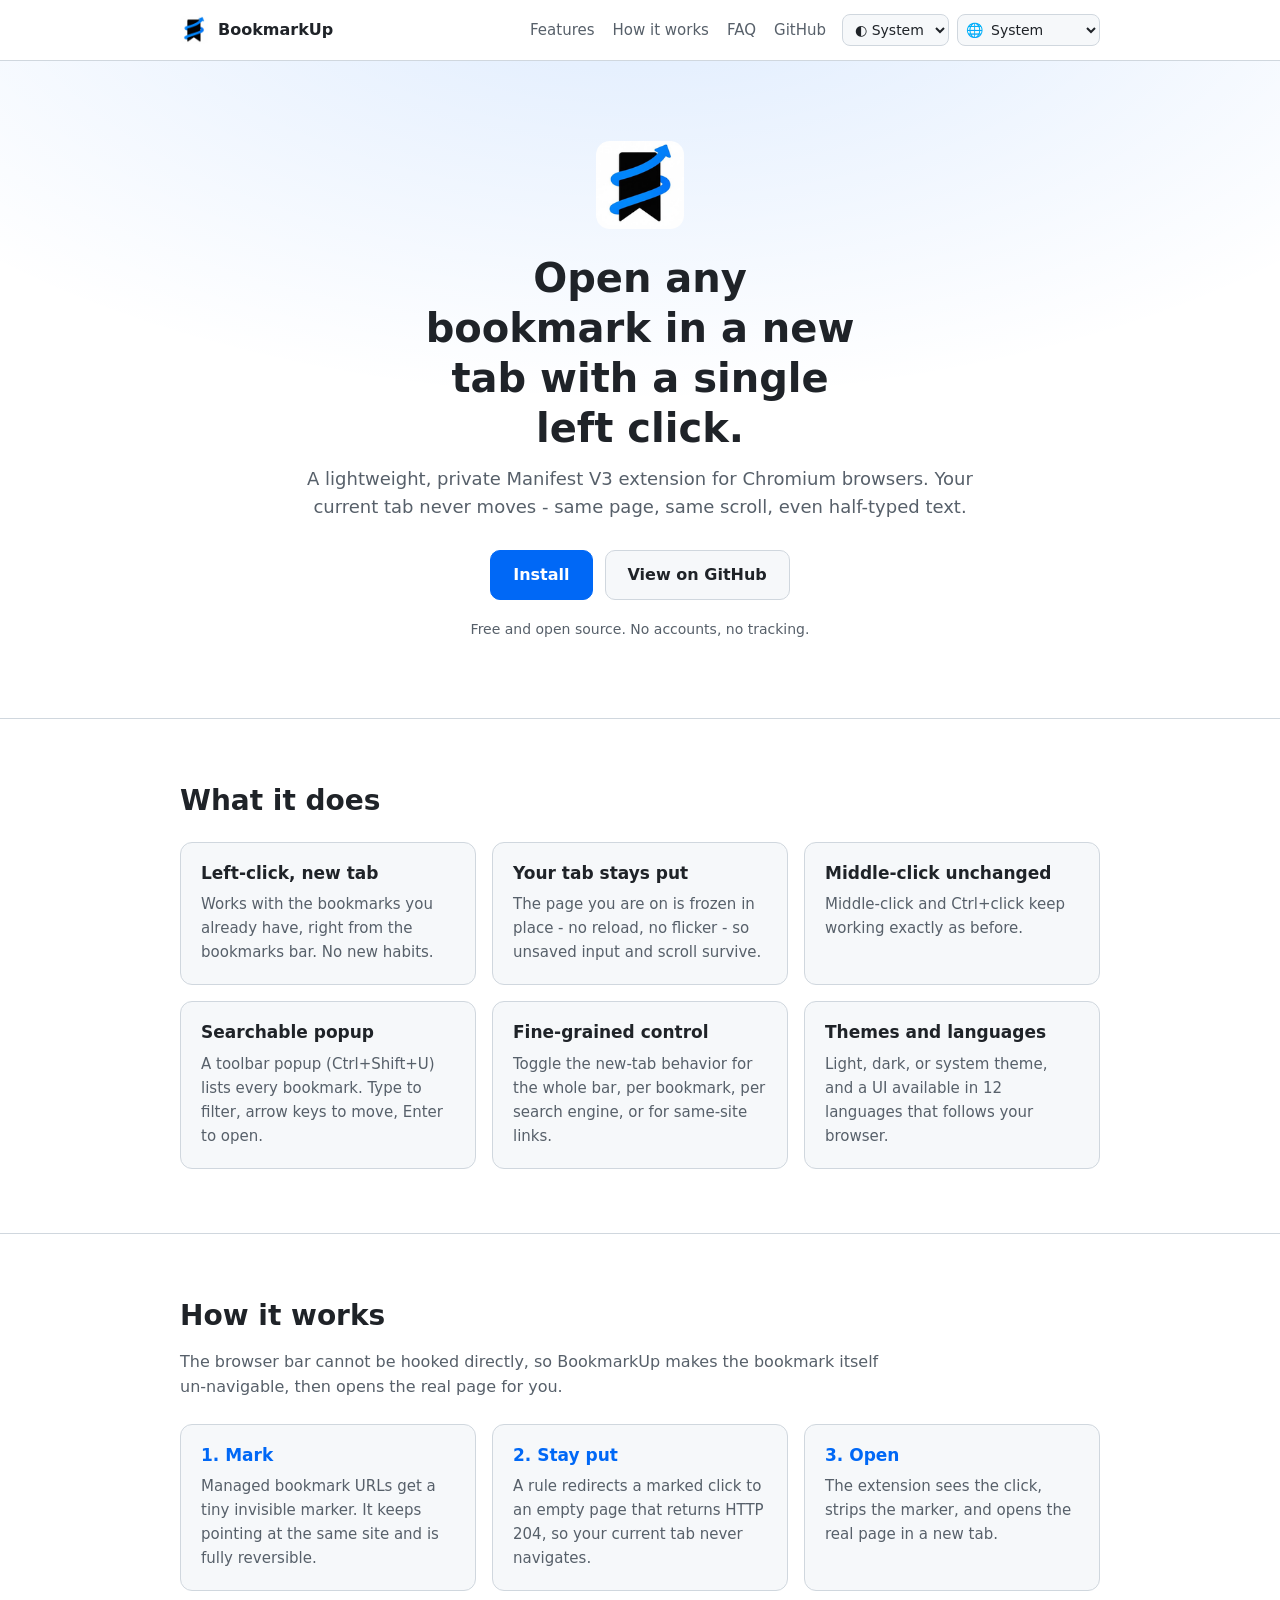
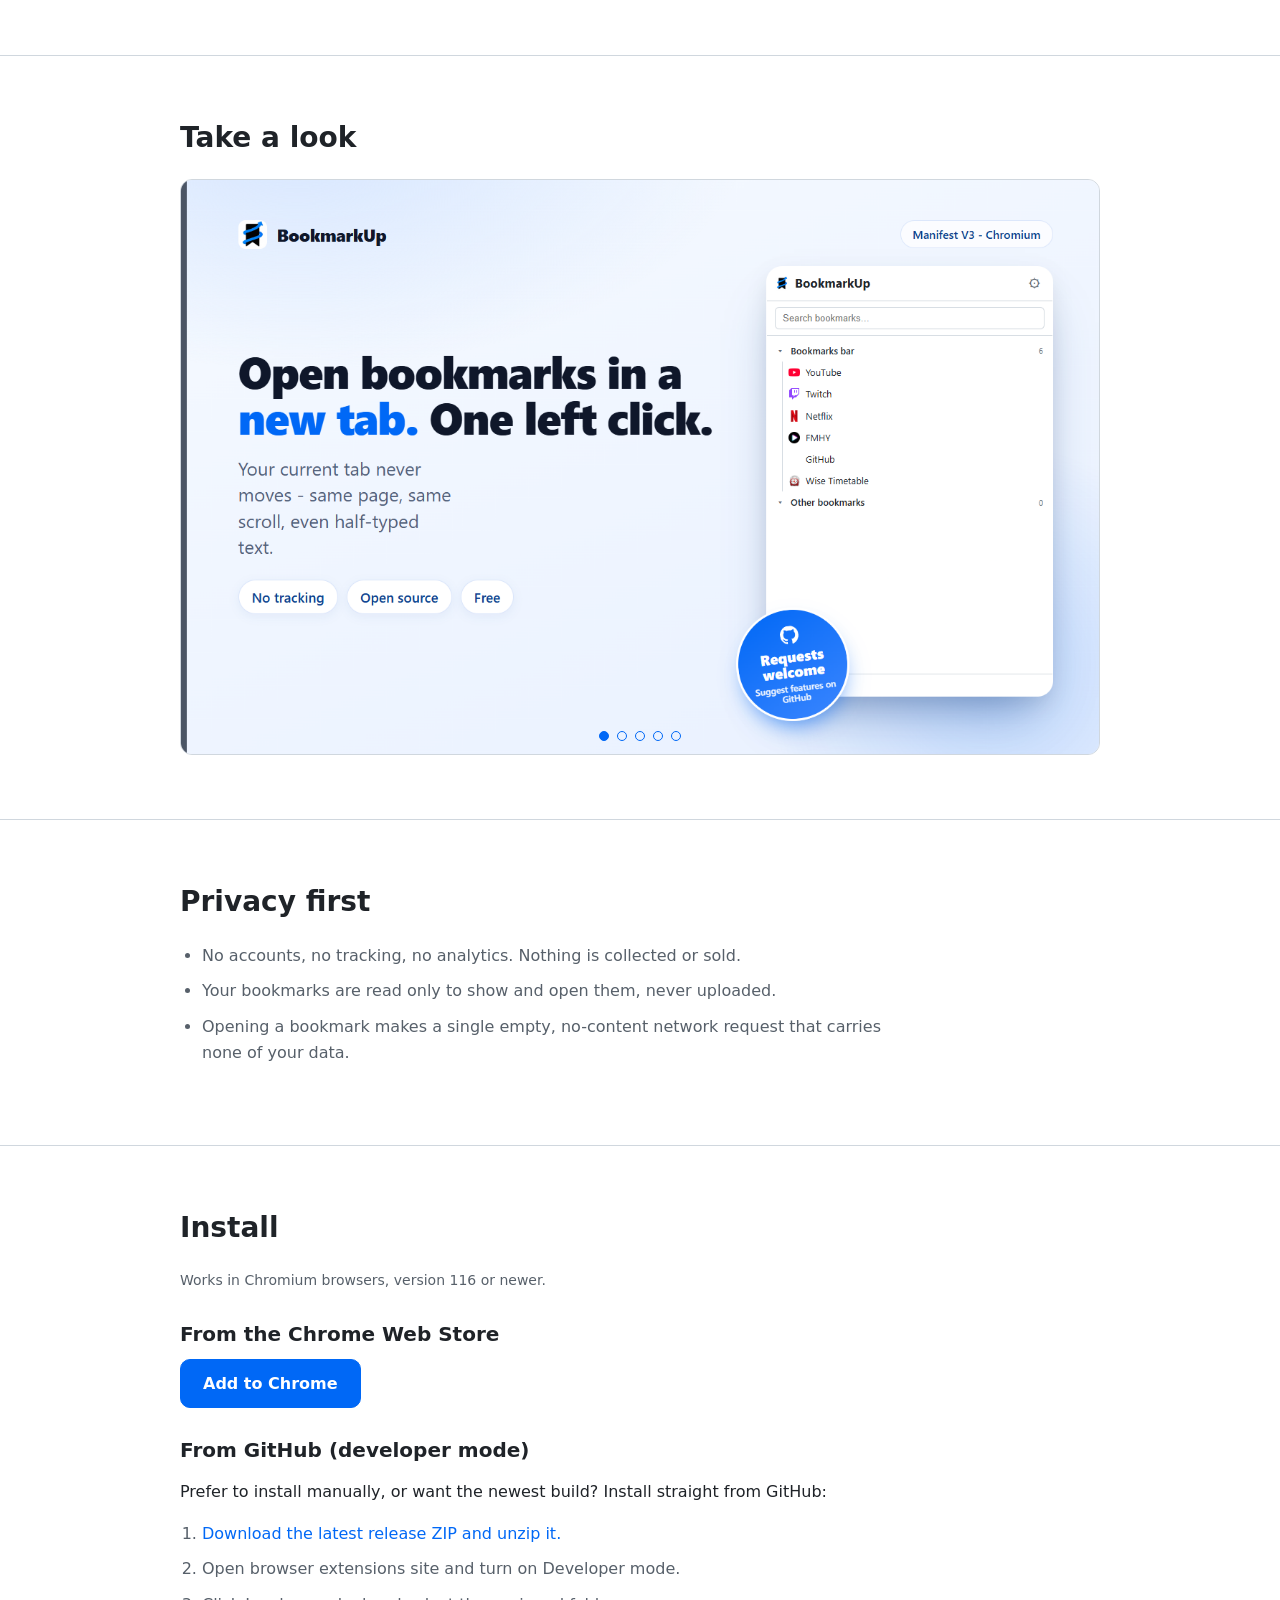
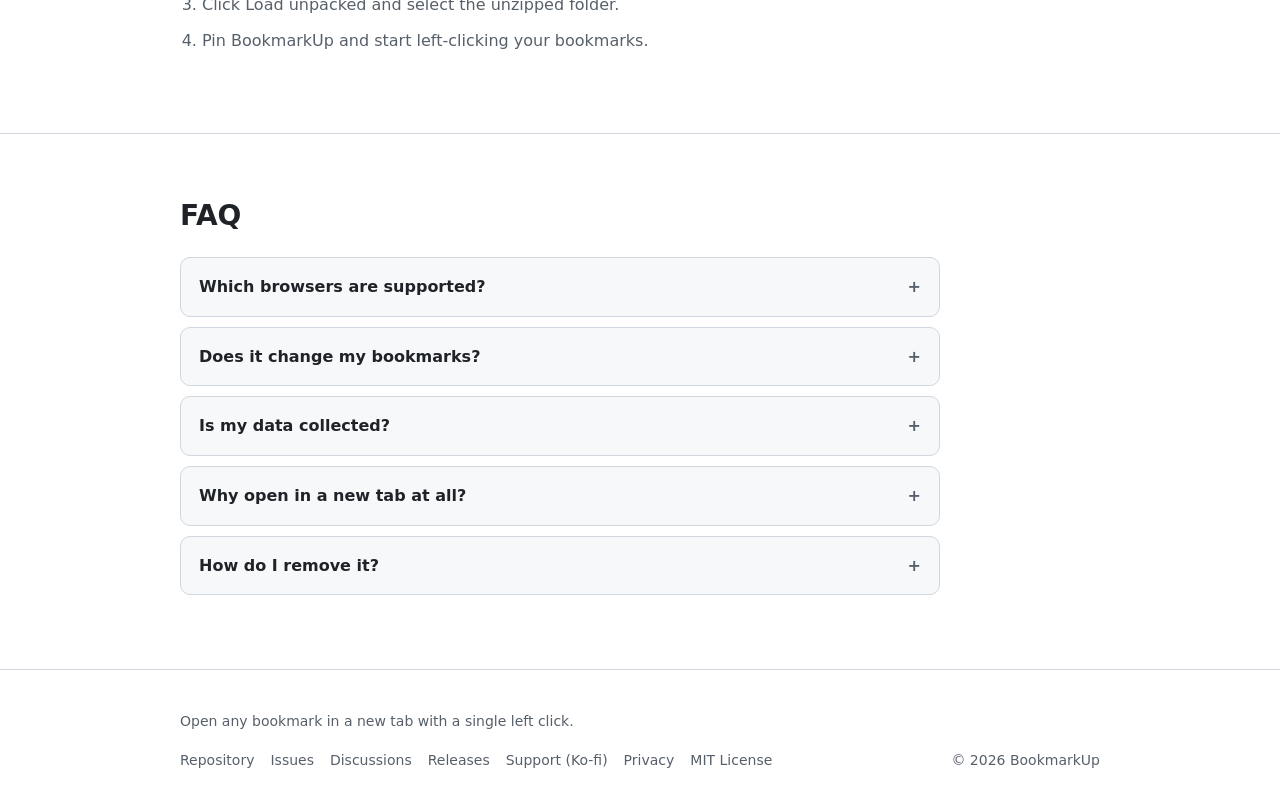
<file: docs/index.html>
<!doctype html>
<html lang="en">
  <head>
    <meta charset="utf-8" />
    <meta name="viewport" content="width=device-width, initial-scale=1" />
    <title>BookmarkUp - open any bookmark in a new tab</title>
    <meta
      name="description"
      content="A lightweight, private Manifest V3 extension for Chromium browsers. Left-click a bookmark to open it in a new tab, without disturbing your current tab."
    />
    <link rel="icon" href="assets/icon-128.png" />
    <link rel="stylesheet" href="styles.css" />
    <script type="module" src="main.js"></script>
  </head>
  <body>
    <header class="site-header">
      <div class="container">
        <a class="brand" href="#top">
          <img src="assets/icon-128.png" alt="" />
          <span>BookmarkUp</span>
        </a>
        <nav class="nav">
          <a href="#features" data-i18n="navFeatures">Features</a>
          <a href="#how" data-i18n="navHow">How it works</a>
          <a href="#faq" data-i18n="navFaq">FAQ</a>
          <a href="https://github.com/neratmatevz/BookmarkUp" data-i18n="navGithub">GitHub</a>
        </nav>
        <div class="controls">
          <select id="theme-select" aria-label="Theme" data-i18n-attr="aria-label:themeLabel">
            <option value="system">◐ System</option>
            <option value="light">☀ Light</option>
            <option value="dark">☾ Dark</option>
          </select>
          <span class="lang-ctrl">
            <span class="lang-icon" aria-hidden="true">🌐</span>
            <select id="lang-select" aria-label="Language" data-i18n-attr="aria-label:langLabel">
              <option value="system">System</option>
              <option value="en">English</option>
              <option value="sl">Slovenščina</option>
              <option value="de">Deutsch</option>
              <option value="fr">Français</option>
              <option value="es">Español</option>
              <option value="hr">Hrvatski</option>
              <option value="bs">Bosanski</option>
              <option value="sr">Српски</option>
              <option value="ru">Русский</option>
              <option value="hi">हिन्दी</option>
              <option value="ar">العربية</option>
              <option value="zh">简体中文</option>
            </select>
          </span>
        </div>
      </div>
    </header>

    <main id="top">
      <!-- Hero -->
      <section class="hero">
        <div class="container">
          <img class="logo" src="assets/icon-128.png" alt="BookmarkUp" />
          <h1 data-i18n="heroTagline">Open any bookmark in a new tab with a single left click.</h1>
          <p class="sub" data-i18n="heroSub">
            A lightweight, private Manifest V3 extension for Chromium browsers.
          </p>
          <div class="cta">
            <a class="btn btn-primary" href="#install" data-i18n="ctaInstall">Install</a>
            <a
              class="btn btn-secondary"
              href="https://github.com/neratmatevz/BookmarkUp"
              data-i18n="ctaGithub"
              >View on GitHub</a
            >
          </div>
          <p class="note" data-i18n="heroNote">Free and open source. No accounts, no tracking.</p>
        </div>
      </section>

      <!-- Features -->
      <section id="features">
        <div class="container">
          <h2 data-i18n="featuresTitle">What it does</h2>
          <div class="grid">
            <div class="card"><h3 data-i18n="f1Title"></h3><p data-i18n="f1Body"></p></div>
            <div class="card"><h3 data-i18n="f2Title"></h3><p data-i18n="f2Body"></p></div>
            <div class="card"><h3 data-i18n="f3Title"></h3><p data-i18n="f3Body"></p></div>
            <div class="card"><h3 data-i18n="f4Title"></h3><p data-i18n="f4Body"></p></div>
            <div class="card"><h3 data-i18n="f5Title"></h3><p data-i18n="f5Body"></p></div>
            <div class="card"><h3 data-i18n="f6Title"></h3><p data-i18n="f6Body"></p></div>
          </div>
        </div>
      </section>

      <!-- How it works -->
      <section id="how">
        <div class="container">
          <h2 data-i18n="howTitle">How it works</h2>
          <p class="how-intro" data-i18n="howIntro"></p>
          <div class="steps">
            <div class="card"><h3 data-i18n="how1Title"></h3><p data-i18n="how1Body"></p></div>
            <div class="card"><h3 data-i18n="how2Title"></h3><p data-i18n="how2Body"></p></div>
            <div class="card"><h3 data-i18n="how3Title"></h3><p data-i18n="how3Body"></p></div>
          </div>
        </div>
      </section>

      <!-- Screenshots: a one-at-a-time carousel of the promo images -->
      <section id="screenshots">
        <div class="container">
          <h2 data-i18n="shotsTitle">Take a look</h2>
          <div class="carousel" id="carousel">
            <button
              type="button"
              class="car-arrow car-prev"
              aria-label="Previous image"
              data-i18n-attr="aria-label:carouselPrev"
            >
              <span aria-hidden="true">&#8249;</span>
            </button>
            <div class="car-viewport">
              <div class="car-track">
                <img class="car-slide" src="assets/promo/01.%20Promo_Overview%20-%20BookmarkUp.webp" alt="Open any bookmark in a new tab with one left click" />
                <img class="car-slide" src="assets/promo/02.%20Promo_HIW%20-%20BookmarkUp.webp" alt="A left click on a bookmark opens it in a new tab" />
                <img class="car-slide" src="assets/promo/03.%20Promo_Settings%20-%20BookmarkUp.webp" alt="Fine-grained control in Settings" />
                <img class="car-slide" src="assets/promo/04.%20Promo_Themes%20-%20BookmarkUp.webp" alt="Light, dark, or system theme" />
                <img class="car-slide" src="assets/promo/05.%20Promo_Languages%20-%20BookmarkUp.webp" alt="Interface available in 12 languages" />
              </div>
            </div>
            <button
              type="button"
              class="car-arrow car-next"
              aria-label="Next image"
              data-i18n-attr="aria-label:carouselNext"
            >
              <span aria-hidden="true">&#8250;</span>
            </button>
            <div class="car-dots" id="car-dots" role="tablist" aria-label="Choose image"></div>
          </div>
        </div>
      </section>

      <!-- Privacy -->
      <section id="privacy">
        <div class="container">
          <h2 data-i18n="privacyTitle">Privacy first</h2>
          <ul class="checklist">
            <li data-i18n="privacy1"></li>
            <li data-i18n="privacy2"></li>
            <li data-i18n="privacy3"></li>
          </ul>
        </div>
      </section>

      <!-- Install -->
      <section id="install">
        <div class="container">
          <h2 data-i18n="installTitle">Install</h2>
          <p class="req" data-i18n="installReq"></p>

          <h3 class="install-sub" data-i18n="installStoreTitle">From the Chrome Web Store</h3>
          <p class="install-cta">
            <a
              class="btn btn-primary"
              href="https://chromewebstore.google.com/detail/ecdbgiafohefomgblageakjlchfeodgg"
              data-i18n="installStoreCta"
              >Add to Chrome</a
            >
          </p>

          <h3 class="install-sub" data-i18n="installDevTitle">From GitHub (developer mode)</h3>
          <p data-i18n="installDevIntro"></p>
          <ol class="steps-list">
            <li>
              <a href="https://github.com/neratmatevz/BookmarkUp/releases/latest" data-i18n="install1"></a>
            </li>
            <li data-i18n="install2"></li>
            <li data-i18n="install3"></li>
            <li data-i18n="install4"></li>
          </ol>
        </div>
      </section>

      <!-- FAQ -->
      <section id="faq">
        <div class="container">
          <h2 data-i18n="faqTitle">FAQ</h2>
          <div class="faq">
            <div class="faq-item">
              <button type="button" class="faq-q" aria-expanded="false" aria-controls="a1" data-i18n="q1"></button>
              <div class="faq-a" id="a1" hidden data-i18n="a1"></div>
            </div>
            <div class="faq-item">
              <button type="button" class="faq-q" aria-expanded="false" aria-controls="a2" data-i18n="q2"></button>
              <div class="faq-a" id="a2" hidden data-i18n="a2"></div>
            </div>
            <div class="faq-item">
              <button type="button" class="faq-q" aria-expanded="false" aria-controls="a3" data-i18n="q3"></button>
              <div class="faq-a" id="a3" hidden data-i18n="a3"></div>
            </div>
            <div class="faq-item">
              <button type="button" class="faq-q" aria-expanded="false" aria-controls="a4" data-i18n="q4"></button>
              <div class="faq-a" id="a4" hidden data-i18n="a4"></div>
            </div>
            <div class="faq-item">
              <button type="button" class="faq-q" aria-expanded="false" aria-controls="a5" data-i18n="q5"></button>
              <div class="faq-a" id="a5" hidden data-i18n="a5"></div>
            </div>
          </div>
        </div>
      </section>
    </main>

    <!-- Lightbox: full-screen viewer for the carousel images -->
    <div
      class="lightbox"
      id="lightbox"
      hidden
      role="dialog"
      aria-modal="true"
      aria-label="Screenshot viewer"
    >
      <button
        type="button"
        class="lb-arrow lb-prev"
        aria-label="Previous image"
        data-i18n-attr="aria-label:carouselPrev"
      >
        <svg viewBox="0 0 24 24" fill="none" stroke="currentColor" stroke-width="2.4" stroke-linecap="round" stroke-linejoin="round" aria-hidden="true">
          <path d="M15 5l-7 7 7 7" />
        </svg>
      </button>
      <img class="lb-img" id="lb-img" alt="" />
      <button
        type="button"
        class="lb-arrow lb-next"
        aria-label="Next image"
        data-i18n-attr="aria-label:carouselNext"
      >
        <svg viewBox="0 0 24 24" fill="none" stroke="currentColor" stroke-width="2.4" stroke-linecap="round" stroke-linejoin="round" aria-hidden="true">
          <path d="M9 5l7 7-7 7" />
        </svg>
      </button>
      <button
        type="button"
        class="lb-close"
        aria-label="Close"
        data-i18n-attr="aria-label:carouselClose"
      >
        <svg viewBox="0 0 24 24" fill="none" stroke="currentColor" stroke-width="2.4" stroke-linecap="round" stroke-linejoin="round" aria-hidden="true">
          <path d="M6 6l12 12M18 6L6 18" />
        </svg>
      </button>
      <div class="lb-dots" id="lb-dots" role="tablist" aria-label="Choose image"></div>
    </div>

    <footer class="site-footer">
      <div class="container">
        <span data-i18n="footerTagline"></span>
        <nav>
          <a href="https://github.com/neratmatevz/BookmarkUp" data-i18n="footerRepo">Repository</a>
          <a href="https://github.com/neratmatevz/BookmarkUp/issues" data-i18n="footerIssues">Issues</a>
          <a href="https://github.com/neratmatevz/BookmarkUp/discussions" data-i18n="footerDiscussions">Discussions</a>
          <a href="https://github.com/neratmatevz/BookmarkUp/releases" data-i18n="footerReleases">Releases</a>
          <a href="https://ko-fi.com/L4O426TJKI" data-i18n="footerSupport">Support</a>
          <a href="privacy.html" data-i18n="footerPrivacy">Privacy</a>
          <a href="https://github.com/neratmatevz/BookmarkUp/blob/main/LICENSE" data-i18n="footerLicense">MIT License</a>
        </nav>
        <span>&copy; <span id="year">2026</span> BookmarkUp</span>
      </div>
    </footer>
  </body>
</html>
</file>
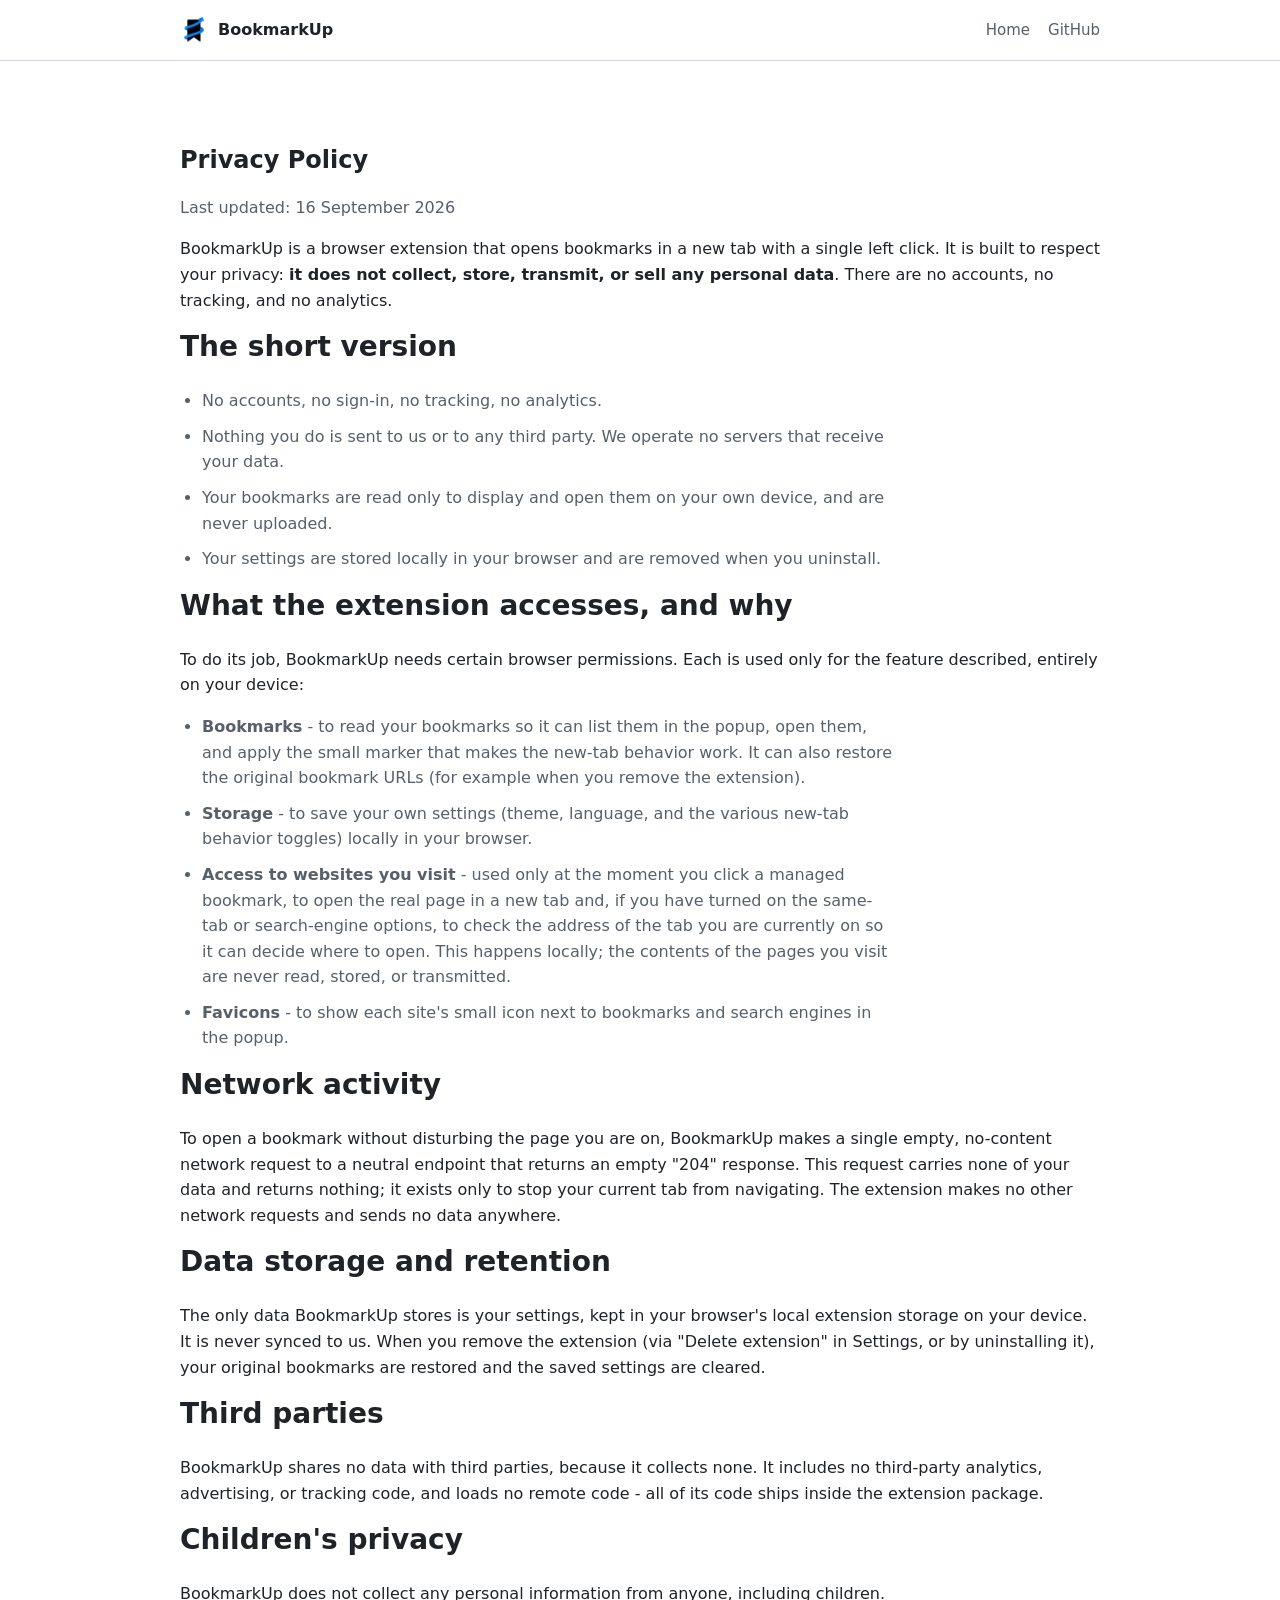
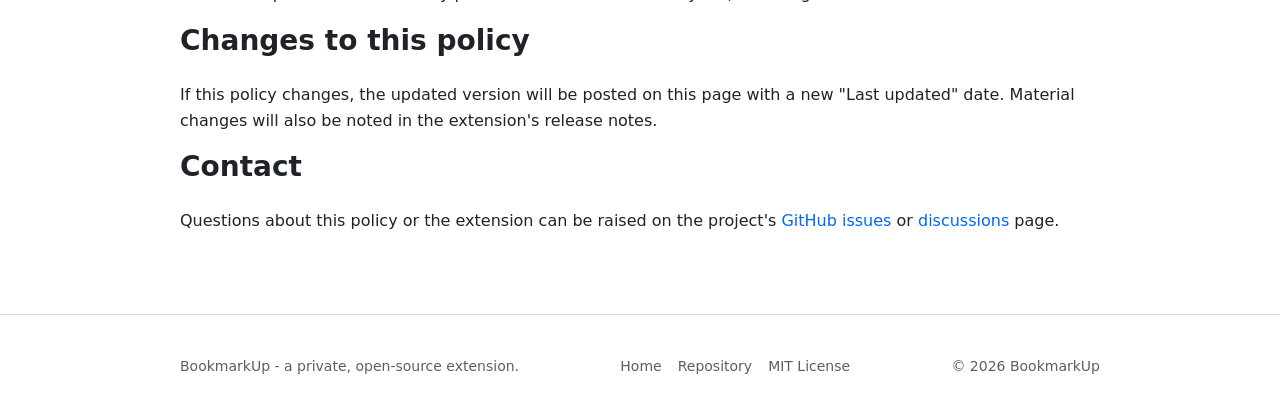
<file: docs/privacy.html>
<!doctype html>
<html lang="en">
  <head>
    <meta charset="utf-8" />
    <meta name="viewport" content="width=device-width, initial-scale=1" />
    <title>Privacy Policy - BookmarkUp</title>
    <meta
      name="description"
      content="BookmarkUp privacy policy. No accounts, no tracking, no analytics. Your bookmarks never leave your device."
    />
    <link rel="icon" href="assets/icon-128.png" />
    <link rel="stylesheet" href="styles.css" />
    <!-- Respect a theme the visitor chose on the main site (no flash of the wrong theme). -->
    <script>
      try {
        var t = localStorage.getItem("theme");
        if (t === "light" || t === "dark") document.documentElement.dataset.theme = t;
      } catch (e) {
        /* private mode / storage blocked: fall back to system theme */
      }
    </script>
  </head>
  <body>
    <header class="site-header">
      <div class="container">
        <a class="brand" href="index.html">
          <img src="assets/icon-128.png" alt="" />
          <span>BookmarkUp</span>
        </a>
        <nav class="nav">
          <a href="index.html">Home</a>
          <a href="https://github.com/neratmatevz/BookmarkUp">GitHub</a>
        </nav>
      </div>
    </header>

    <main>
      <section style="border-top: 0">
        <div class="container">
          <h1>Privacy Policy</h1>
          <p class="sub" style="color: var(--fg-muted)">Last updated: 16 September 2026</p>

          <p>
            BookmarkUp is a browser extension that opens bookmarks in a new tab with a single left
            click. It is built to respect your privacy: <strong>it does not collect, store, transmit,
            or sell any personal data</strong>. There are no accounts, no tracking, and no analytics.
          </p>

          <h2>The short version</h2>
          <ul class="checklist">
            <li>No accounts, no sign-in, no tracking, no analytics.</li>
            <li>Nothing you do is sent to us or to any third party. We operate no servers that
              receive your data.</li>
            <li>Your bookmarks are read only to display and open them on your own device, and are
              never uploaded.</li>
            <li>Your settings are stored locally in your browser and are removed when you uninstall.</li>
          </ul>

          <h2>What the extension accesses, and why</h2>
          <p>
            To do its job, BookmarkUp needs certain browser permissions. Each is used only for the
            feature described, entirely on your device:
          </p>
          <ul class="checklist">
            <li><strong>Bookmarks</strong> - to read your bookmarks so it can list them in the popup,
              open them, and apply the small marker that makes the new-tab behavior work. It can also
              restore the original bookmark URLs (for example when you remove the extension).</li>
            <li><strong>Storage</strong> - to save your own settings (theme, language, and the various
              new-tab behavior toggles) locally in your browser.</li>
            <li><strong>Access to websites you visit</strong> - used only at the moment you click a
              managed bookmark, to open the real page in a new tab and, if you have turned on the
              same-tab or search-engine options, to check the address of the tab you are currently on
              so it can decide where to open. This happens locally; the contents of the pages you
              visit are never read, stored, or transmitted.</li>
            <li><strong>Favicons</strong> - to show each site's small icon next to bookmarks and search
              engines in the popup.</li>
          </ul>

          <h2>Network activity</h2>
          <p>
            To open a bookmark without disturbing the page you are on, BookmarkUp makes a single
            empty, no-content network request to a neutral endpoint that returns an empty "204"
            response. This request carries none of your data and returns nothing; it exists only to
            stop your current tab from navigating. The extension makes no other network requests and
            sends no data anywhere.
          </p>

          <h2>Data storage and retention</h2>
          <p>
            The only data BookmarkUp stores is your settings, kept in your browser's local extension
            storage on your device. It is never synced to us. When you remove the extension (via
            "Delete extension" in Settings, or by uninstalling it), your original bookmarks are
            restored and the saved settings are cleared.
          </p>

          <h2>Third parties</h2>
          <p>
            BookmarkUp shares no data with third parties, because it collects none. It includes no
            third-party analytics, advertising, or tracking code, and loads no remote code - all of
            its code ships inside the extension package.
          </p>

          <h2>Children's privacy</h2>
          <p>
            BookmarkUp does not collect any personal information from anyone, including children.
          </p>

          <h2>Changes to this policy</h2>
          <p>
            If this policy changes, the updated version will be posted on this page with a new "Last
            updated" date. Material changes will also be noted in the extension's release notes.
          </p>

          <h2>Contact</h2>
          <p>
            Questions about this policy or the extension can be raised on the project's
            <a href="https://github.com/neratmatevz/BookmarkUp/issues">GitHub issues</a> or
            <a href="https://github.com/neratmatevz/BookmarkUp/discussions">discussions</a> page.
          </p>
        </div>
      </section>
    </main>

    <footer class="site-footer">
      <div class="container">
        <span>BookmarkUp - a private, open-source extension.</span>
        <nav>
          <a href="index.html">Home</a>
          <a href="https://github.com/neratmatevz/BookmarkUp">Repository</a>
          <a href="https://github.com/neratmatevz/BookmarkUp/blob/main/LICENSE">MIT License</a>
        </nav>
        <span>&copy; <span id="year">2026</span> BookmarkUp</span>
      </div>
    </footer>
  </body>
</html>
</file>
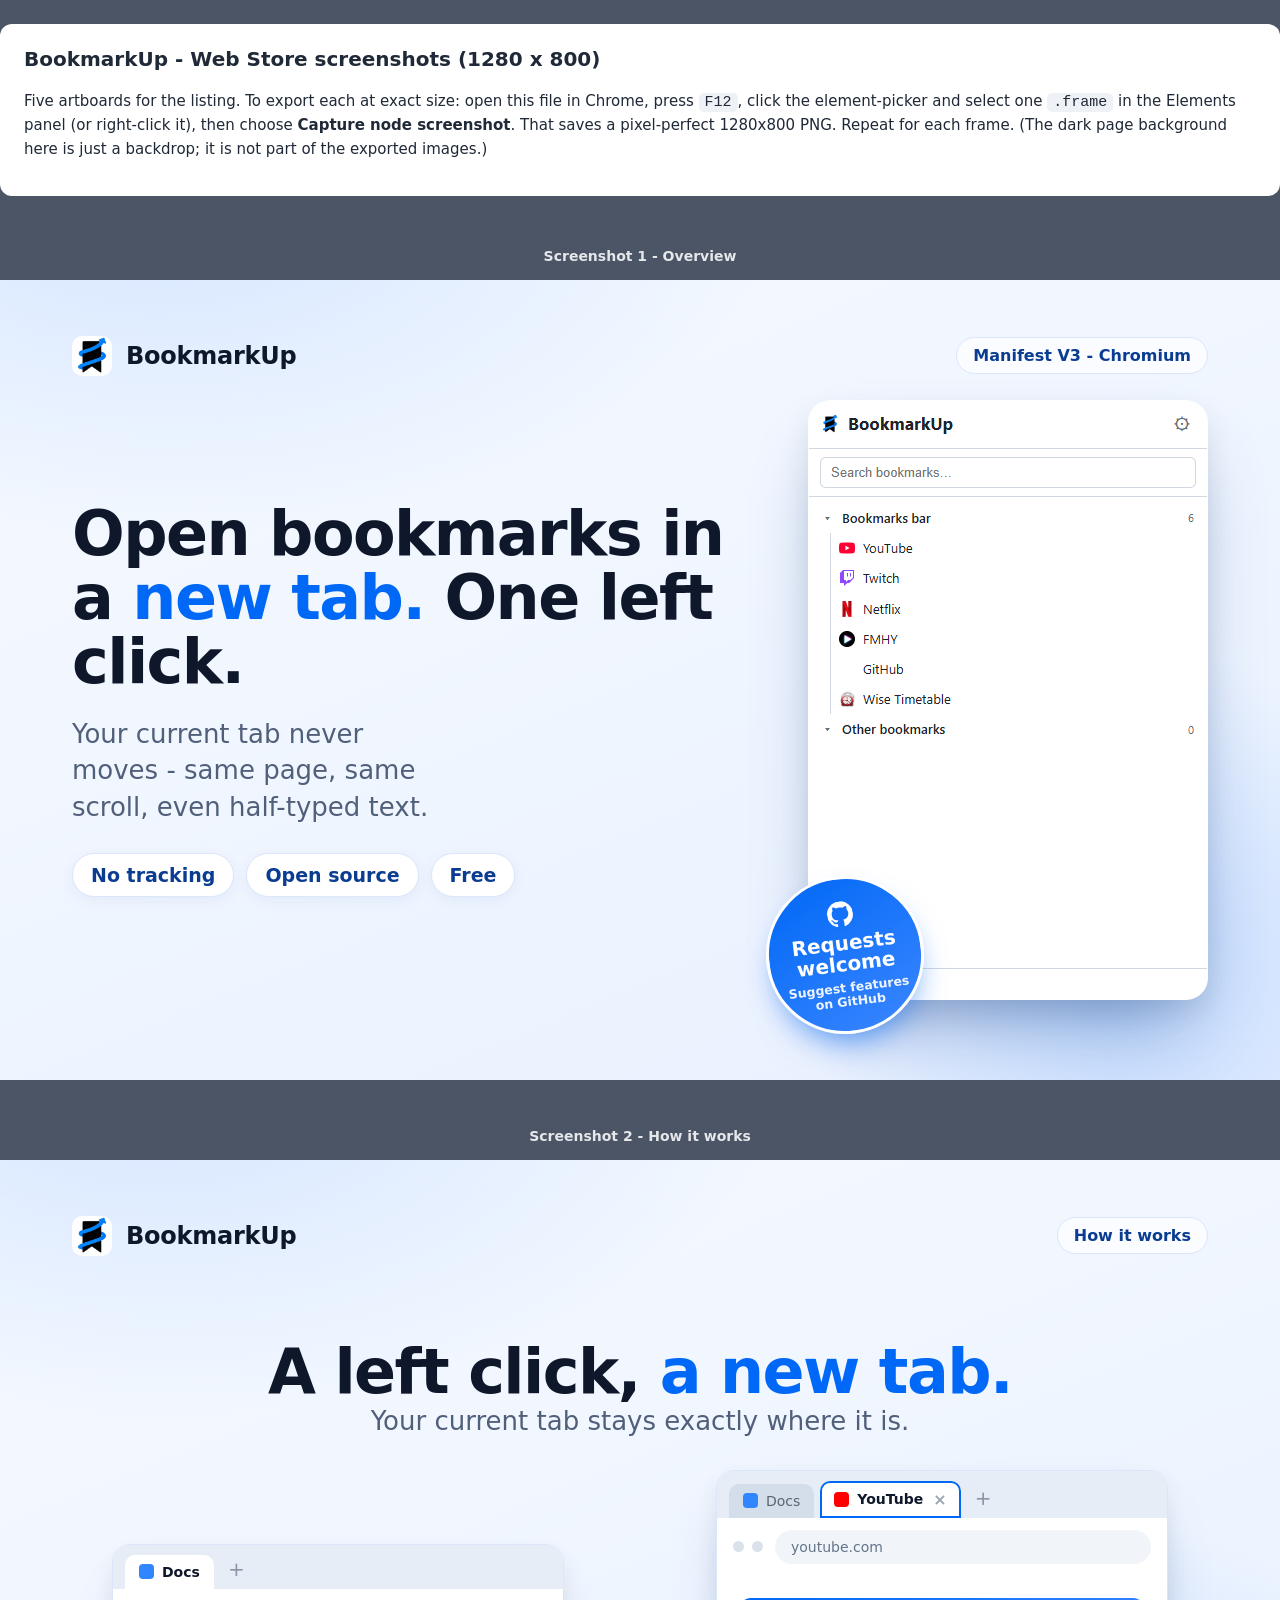
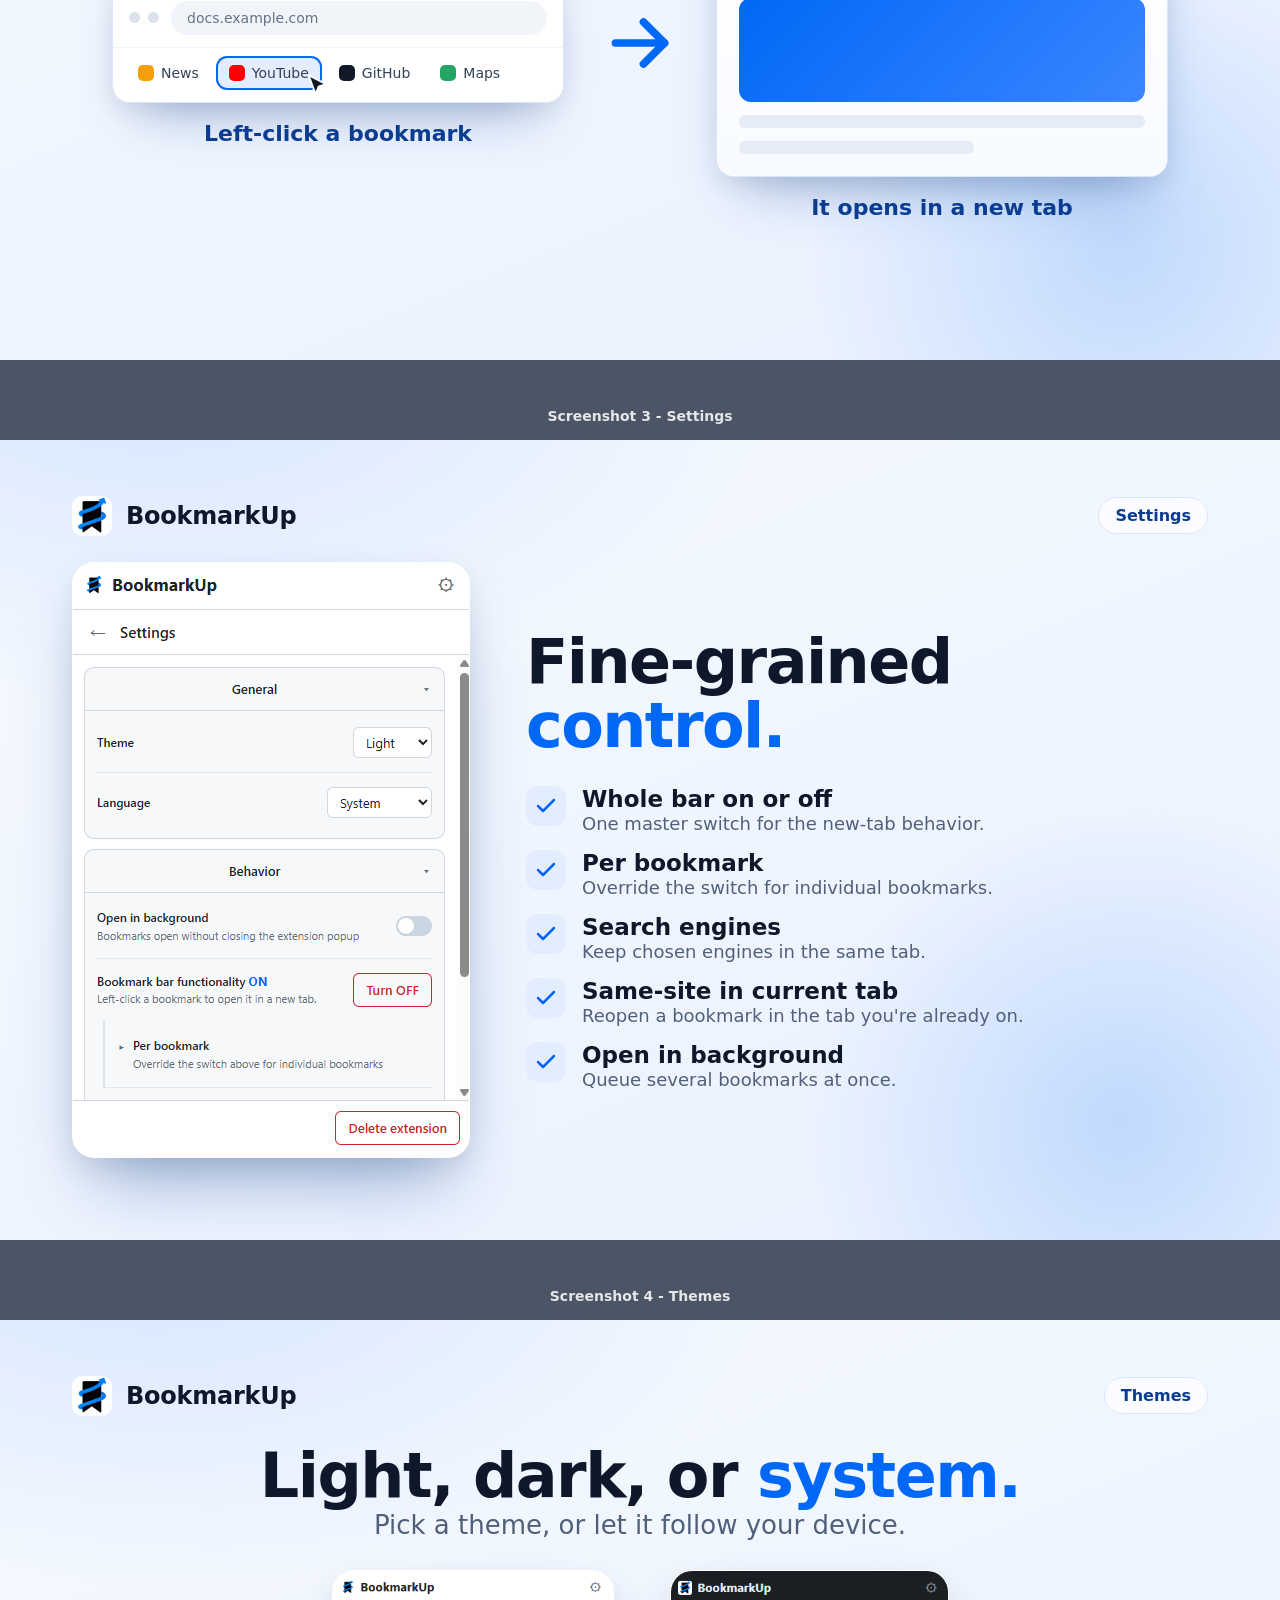
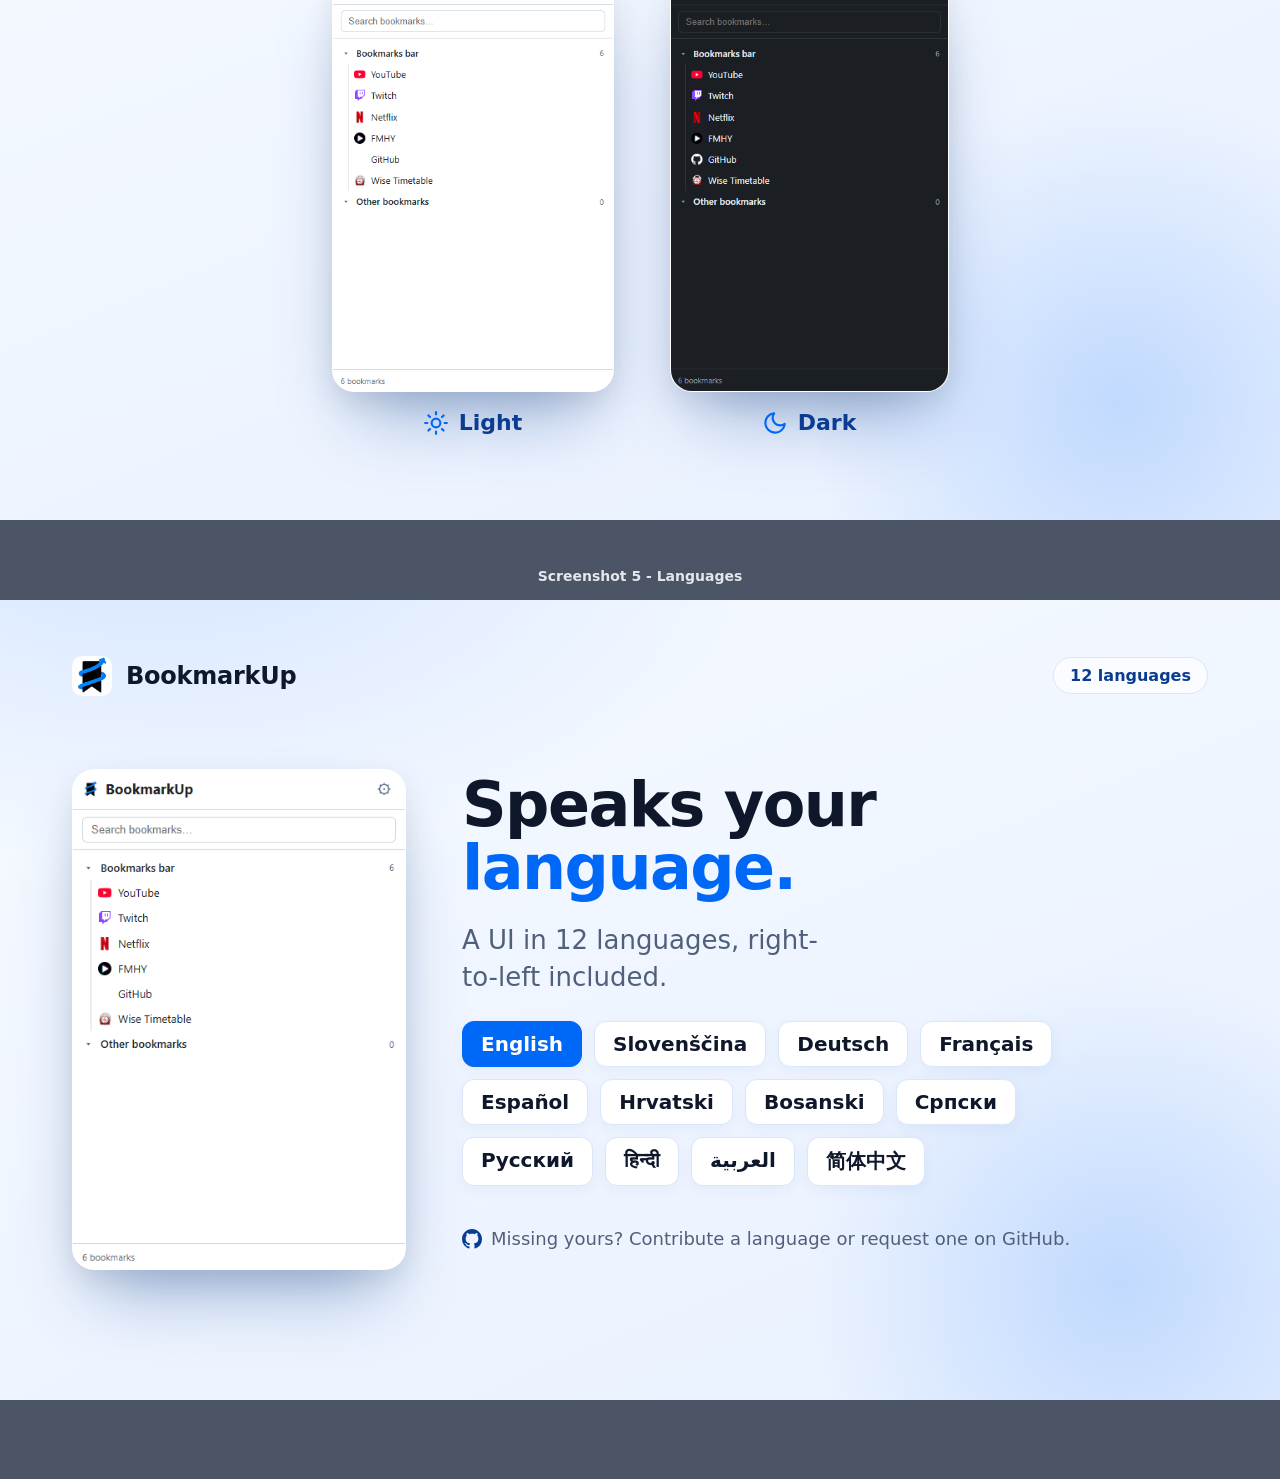
<file: store/screenshots.html>
<!doctype html>
<html lang="en">
  <head>
    <meta charset="utf-8" />
    <meta name="viewport" content="width=device-width, initial-scale=1" />
    <title>BookmarkUp - Web Store screenshots</title>
    <style>
      :root {
        --blue: #0068f6;
        --blue2: #3b86ff;
        --blue-ink: #0a3d91;
        --ink: #0f172a;
        --muted: #51607a;
        --card: #ffffff;
        --line: #dbe6fb;
      }
      * { box-sizing: border-box; }
      body {
        margin: 0;
        background: #4b5565;
        font-family: system-ui, -apple-system, "Segoe UI", Roboto, sans-serif;
        color: var(--ink);
        -webkit-font-smoothing: antialiased;
      }
      .help {
        max-width: 1280px;
        margin: 24px auto;
        padding: 20px 24px;
        background: #fff;
        border-radius: 12px;
        color: #1f2937;
        font-size: 15px;
        line-height: 1.55;
      }
      .help h1 { margin: 0 0 8px; font-size: 20px; }
      .help code { background: #eef2f7; padding: 1px 6px; border-radius: 5px; }
      .shots { display: flex; flex-direction: column; align-items: center; gap: 40px; padding: 20px 0 80px; }
      .label { color: #e5e7eb; font-size: 14px; font-weight: 600; margin: 8px 0 -24px; align-self: center; }

      /* ---- The exported artboards: exactly 1280x800 each ---- */
      .frame {
        width: 1280px;
        height: 800px;
        position: relative;
        overflow: hidden;
        padding: 56px 72px;
        display: flex;
        flex-direction: column;
        background:
          radial-gradient(1100px 620px at 12% -12%, #d3e4ff 0%, rgba(211, 228, 255, 0) 58%),
          linear-gradient(158deg, #f6faff 0%, #e9f1ff 100%);
      }
      .frame::after {
        /* soft brand glow, bottom-right */
        content: "";
        position: absolute;
        right: -160px;
        bottom: -200px;
        width: 640px;
        height: 640px;
        border-radius: 50%;
        background: radial-gradient(circle, rgba(0, 104, 246, 0.18), rgba(0, 104, 246, 0) 70%);
      }

      .topbar {
        display: flex;
        align-items: center;
        justify-content: space-between;
        position: relative;
        z-index: 2;
      }
      .brand { display: flex; align-items: center; gap: 14px; }
      .brand img { width: 40px; height: 40px; border-radius: 10px; }
      .brand span { font-size: 24px; font-weight: 800; letter-spacing: -0.01em; }
      .tag {
        font-size: 16px;
        font-weight: 600;
        color: var(--blue-ink);
        background: rgba(255, 255, 255, 0.7);
        border: 1px solid var(--line);
        padding: 8px 16px;
        border-radius: 999px;
      }

      .body { flex: 1; display: flex; position: relative; z-index: 2; min-height: 0; }
      .col-text { flex: 1; display: flex; flex-direction: column; justify-content: center; gap: 22px; padding-right: 40px; }
      .col-media { flex: 0 0 auto; display: flex; align-items: center; justify-content: center; }

      h2.head {
        margin: 0;
        font-size: 62px;
        line-height: 1.03;
        font-weight: 800;
        letter-spacing: -0.025em;
        color: var(--ink);
      }
      h2.head .accent { color: var(--blue); }
      p.sub { margin: 0; font-size: 26px; line-height: 1.4; color: var(--muted); max-width: 22ch; }

      .pills { display: flex; flex-wrap: wrap; gap: 12px; margin-top: 6px; }
      .pill {
        font-size: 19px;
        font-weight: 600;
        color: var(--blue-ink);
        background: #fff;
        border: 1px solid var(--line);
        padding: 10px 18px;
        border-radius: 999px;
        box-shadow: 0 4px 14px rgba(10, 61, 145, 0.06);
      }

      /* Floating device window for the popup/settings captures */
      .device {
        border-radius: 22px;
        overflow: hidden;
        background: #fff;
        border: 1px solid rgba(255, 255, 255, 0.9);
        box-shadow: 0 40px 70px -24px rgba(10, 60, 140, 0.42), 0 12px 28px rgba(0, 0, 0, 0.08);
      }
      .device img { display: block; }

      .icon { width: 30px; height: 30px; }
      .badge-icon {
        width: 72px;
        height: 72px;
        border-radius: 20px;
        display: flex;
        align-items: center;
        justify-content: center;
        background: linear-gradient(150deg, var(--blue), var(--blue2));
        color: #fff;
        box-shadow: 0 12px 24px -8px rgba(0, 104, 246, 0.6);
      }
      .badge-icon .icon { width: 38px; height: 38px; }

      /* Frame 2 - steps */
      .steps { display: flex; align-items: stretch; justify-content: center; gap: 20px; margin-top: 30px; }
      .step {
        flex: 1;
        max-width: 320px;
        background: #fff;
        border: 1px solid var(--line);
        border-radius: 26px;
        padding: 34px 30px;
        text-align: center;
        display: flex;
        flex-direction: column;
        align-items: center;
        gap: 16px;
        box-shadow: 0 24px 44px -26px rgba(10, 60, 140, 0.4);
        position: relative;
      }
      .step .num {
        position: absolute;
        top: 20px;
        right: 24px;
        font-size: 20px;
        font-weight: 800;
        color: #c7d7f5;
      }
      .step h3 { margin: 0; font-size: 26px; font-weight: 800; letter-spacing: -0.01em; }
      .step p { margin: 0; font-size: 19px; line-height: 1.4; color: var(--muted); }
      .arrow { display: flex; align-items: center; color: var(--blue); flex: 0 0 auto; }
      .arrow svg { width: 44px; height: 44px; }

      /* Frame 3 - feature list */
      .flist { display: flex; flex-direction: column; gap: 16px; margin-top: 6px; }
      .fitem { display: flex; align-items: flex-start; gap: 16px; }
      .fitem .tick {
        flex: 0 0 auto;
        width: 40px;
        height: 40px;
        border-radius: 12px;
        background: #e3edff;
        color: var(--blue);
        display: flex;
        align-items: center;
        justify-content: center;
      }
      .fitem .tick svg { width: 24px; height: 24px; }
      .fitem b { font-size: 23px; font-weight: 700; }
      .fitem span { display: block; font-size: 18px; color: var(--muted); margin-top: 1px; }

      /* Frame 4 - theme pair */
      .pair { display: flex; align-items: flex-end; justify-content: center; gap: 56px; margin-top: 26px; }
      .theme-col { display: flex; flex-direction: column; align-items: center; gap: 18px; }
      .theme-tag {
        display: inline-flex;
        align-items: center;
        gap: 10px;
        font-size: 22px;
        font-weight: 700;
        color: var(--blue-ink);
      }
      .theme-tag svg { width: 26px; height: 26px; color: var(--blue); }

      /* Frame 5 - language grid */
      .langs { display: flex; flex-wrap: wrap; gap: 12px; max-width: 640px; margin-top: 4px; }
      .lang {
        font-size: 20px;
        font-weight: 600;
        color: var(--ink);
        background: #fff;
        border: 1px solid var(--line);
        padding: 10px 18px;
        border-radius: 12px;
        box-shadow: 0 4px 14px rgba(10, 61, 145, 0.05);
      }
      .lang.on { background: var(--blue); color: #fff; border-color: var(--blue); }
      .center-head { text-align: center; }
      .center-head p.sub { max-width: none; margin: 0 auto; }

      /* Frame 2 - click a bookmark, an arrow, the new tab */
      .flow { display: flex; align-items: center; justify-content: center; gap: 34px; margin-top: 30px; }
      .flow-item { display: flex; flex-direction: column; align-items: center; gap: 18px; }
      .flow-cap { font-size: 22px; font-weight: 700; color: var(--blue-ink); }
      .bigarrow { color: var(--blue); flex: 0 0 auto; }
      .bigarrow svg { width: 84px; height: 84px; }

      .mock {
        width: 452px;
        background: #fff;
        border: 1px solid var(--line);
        border-radius: 18px;
        overflow: hidden;
        box-shadow: 0 30px 56px -26px rgba(10, 60, 140, 0.42), 0 10px 22px rgba(0, 0, 0, 0.06);
      }
      .tabrow { display: flex; align-items: flex-end; gap: 6px; background: #e7edf6; padding: 10px 12px 0; }
      .tab {
        display: flex; align-items: center; gap: 8px; max-width: 160px;
        padding: 9px 14px; font-size: 14px; color: #5b6472;
        background: #d4ddea; border-radius: 10px 10px 0 0; white-space: nowrap; overflow: hidden;
      }
      .tab .fav { width: 15px; height: 15px; border-radius: 4px; flex: 0 0 auto; }
      .tab.active { background: #fff; color: #0f172a; font-weight: 600; }
      .tab.newtab { box-shadow: inset 0 0 0 2px var(--blue); }
      .tab .x { margin-left: 2px; color: #9aa4b2; font-size: 16px; }
      .plus { color: #8a94a6; font-size: 20px; padding: 0 8px 8px; }
      .omnirow { display: flex; align-items: center; gap: 12px; padding: 12px 16px; background: #fff; }
      .navdots { display: flex; gap: 8px; }
      .navdots i { width: 11px; height: 11px; border-radius: 50%; background: #dbe2ec; display: block; }
      .omni { flex: 1; background: #f1f5f9; border-radius: 999px; padding: 9px 16px; font-size: 14px; color: #64748b; }
      .bmrow { display: flex; align-items: center; gap: 8px; padding: 10px 14px 14px; background: #fff; border-top: 1px solid #f0f3f8; }
      .bm { display: flex; align-items: center; gap: 7px; padding: 7px 11px; border-radius: 9px; font-size: 14px; color: #334155; white-space: nowrap; }
      .bm .fav { width: 16px; height: 16px; border-radius: 5px; flex: 0 0 auto; }
      .bm.clicked { background: #e3edff; box-shadow: 0 0 0 2px var(--blue); position: relative; }
      .cursor { position: absolute; right: -14px; bottom: -16px; width: 32px; height: 32px; }
      .page { padding: 22px; background: linear-gradient(180deg, #ffffff, #f7faff); }
      .page .phero { height: 104px; border-radius: 12px; background: linear-gradient(135deg, var(--blue), var(--blue2)); }
      .page .ln { height: 13px; border-radius: 6px; background: #e6ecf5; margin-top: 13px; }
      .page .ln.s { width: 58%; }

      /* Frame 1 - "requests welcome" circular sticker on the popup's corner */
      .media-wrap { position: relative; display: inline-block; }
      .sticker {
        position: absolute;
        left: -42px;
        bottom: -34px;
        z-index: 3;
        width: 158px;
        height: 158px;
        border-radius: 50%;
        background: linear-gradient(150deg, var(--blue), var(--blue2));
        color: #fff;
        transform: rotate(-7deg);
        display: flex;
        flex-direction: column;
        align-items: center;
        justify-content: center;
        text-align: center;
        gap: 6px;
        padding: 14px;
        border: 3px solid #fff;
        box-shadow: 0 16px 30px -10px rgba(0, 104, 246, 0.6);
      }
      .sticker svg { width: 26px; height: 26px; }
      .sticker .s-big { font-size: 20px; font-weight: 800; line-height: 1.05; }
      .sticker .s-small { font-size: 12.5px; font-weight: 600; opacity: 0.92; line-height: 1.15; }

      /* Frame 5 - contribute note */
      .note5 { display: flex; align-items: center; gap: 9px; margin-top: 20px; font-size: 18px; color: var(--muted); }
      .note5 svg { width: 20px; height: 20px; color: var(--blue-ink); flex: 0 0 auto; }
    </style>
  </head>
  <body>
    <!-- Reusable icons -->
    <svg width="0" height="0" style="position: absolute" aria-hidden="true">
      <symbol id="i-cursor" viewBox="0 0 24 24" fill="none" stroke="currentColor" stroke-width="2" stroke-linecap="round" stroke-linejoin="round">
        <path d="M4 3l7 17 2.5-6.5L20 11 4 3z" />
      </symbol>
      <symbol id="i-pointer" viewBox="0 0 24 24">
        <path d="M5 2.5l13 6.6-5.6 1.9-2.2 5.6L5 2.5z" fill="#111827" stroke="#ffffff" stroke-width="1.3" stroke-linejoin="round" />
      </symbol>
      <symbol id="i-stay" viewBox="0 0 24 24" fill="none" stroke="currentColor" stroke-width="2" stroke-linecap="round" stroke-linejoin="round">
        <path d="M12 3v6" /><path d="M5 10a7 7 0 0 0 14 0" /><path d="M12 15v6" />
      </symbol>
      <symbol id="i-newtab" viewBox="0 0 24 24" fill="none" stroke="currentColor" stroke-width="2" stroke-linecap="round" stroke-linejoin="round">
        <path d="M15 3h6v6" /><path d="M21 3l-9 9" /><path d="M21 14v5a2 2 0 0 1-2 2H5a2 2 0 0 1-2-2V5a2 2 0 0 1 2-2h5" />
      </symbol>
      <symbol id="i-sliders" viewBox="0 0 24 24" fill="none" stroke="currentColor" stroke-width="2" stroke-linecap="round" stroke-linejoin="round">
        <path d="M4 21v-7M4 10V3M12 21v-9M12 8V3M20 21v-5M20 12V3M1 14h6M9 8h6M17 16h6" />
      </symbol>
      <symbol id="i-arrow" viewBox="0 0 24 24" fill="none" stroke="currentColor" stroke-width="2.2" stroke-linecap="round" stroke-linejoin="round">
        <path d="M5 12h14" /><path d="M13 6l6 6-6 6" />
      </symbol>
      <symbol id="i-check" viewBox="0 0 24 24" fill="none" stroke="currentColor" stroke-width="2.5" stroke-linecap="round" stroke-linejoin="round">
        <path d="M20 6L9 17l-5-5" />
      </symbol>
      <symbol id="i-sun" viewBox="0 0 24 24" fill="none" stroke="currentColor" stroke-width="2" stroke-linecap="round" stroke-linejoin="round">
        <circle cx="12" cy="12" r="4" /><path d="M12 2v2M12 20v2M2 12h2M20 12h2M5 5l1.5 1.5M17.5 17.5L19 19M19 5l-1.5 1.5M6.5 17.5L5 19" />
      </symbol>
      <symbol id="i-moon" viewBox="0 0 24 24" fill="none" stroke="currentColor" stroke-width="2" stroke-linecap="round" stroke-linejoin="round">
        <path d="M21 12.8A9 9 0 1 1 11.2 3a7 7 0 0 0 9.8 9.8z" />
      </symbol>
      <symbol id="i-globe" viewBox="0 0 24 24" fill="none" stroke="currentColor" stroke-width="2" stroke-linecap="round" stroke-linejoin="round">
        <circle cx="12" cy="12" r="9" /><path d="M3 12h18" /><path d="M12 3a15 15 0 0 1 0 18a15 15 0 0 1 0-18z" />
      </symbol>
      <symbol id="i-github" viewBox="0 0 16 16">
        <path fill="currentColor" d="M8 0C3.58 0 0 3.58 0 8c0 3.54 2.29 6.53 5.47 7.59.4.07.55-.17.55-.38 0-.19-.01-.82-.01-1.49-2.01.37-2.53-.49-2.69-.94-.09-.23-.48-.94-.82-1.13-.28-.15-.68-.52-.01-.53.63-.01 1.08.58 1.23.82.72 1.21 1.87.87 2.33.66.07-.52.28-.87.51-1.07-1.78-.2-3.64-.89-3.64-3.95 0-.87.31-1.59.82-2.15-.08-.2-.36-1.02.08-2.12 0 0 .67-.21 2.2.82.64-.18 1.32-.27 2-.27.68 0 1.36.09 2 .27 1.53-1.04 2.2-.82 2.2-.82.44 1.1.16 1.92.08 2.12.51.56.82 1.27.82 2.15 0 3.07-1.87 3.75-3.65 3.95.29.25.54.73.54 1.48 0 1.07-.01 1.93-.01 2.2 0 .21.15.46.55.38A8.013 8.013 0 0016 8c0-4.42-3.58-8-8-8z" />
      </symbol>
    </svg>

    <div class="help">
      <h1>BookmarkUp - Web Store screenshots (1280 x 800)</h1>
      <p>
        Five artboards for the listing. To export each at exact size: open this file in Chrome,
        press <code>F12</code>, click the element-picker and select one <code>.frame</code> in the
        Elements panel (or right-click it), then choose <b>Capture node screenshot</b>. That saves a
        pixel-perfect 1280x800 PNG. Repeat for each frame. (The dark page background here is just a
        backdrop; it is not part of the exported images.)
      </p>
    </div>

    <div class="shots">
      <!-- ===== 1. Hero / basic ===== -->
      <div class="label">Screenshot 1 - Overview</div>
      <div class="frame">
        <div class="topbar">
          <div class="brand"><img src="../docs/assets/icon-128.png" alt="" /><span>BookmarkUp</span></div>
          <div class="tag">Manifest V3 - Chromium</div>
        </div>
        <div class="body">
          <div class="col-text">
            <h2 class="head">Open bookmarks in a <span class="accent">new tab.</span> One left click.</h2>
            <p class="sub">Your current tab never moves - same page, same scroll, even half-typed text.</p>
            <div class="pills">
              <span class="pill">No tracking</span>
              <span class="pill">Open source</span>
              <span class="pill">Free</span>
            </div>
          </div>
          <div class="col-media">
            <div class="media-wrap">
              <div class="device"><img src="../docs/assets/popup-light.png" width="398" height="598" alt="" /></div>
              <div class="sticker">
                <svg><use href="#i-github" /></svg>
                <span class="s-big">Requests<br />welcome</span>
                <span class="s-small">Suggest features on GitHub</span>
              </div>
            </div>
          </div>
        </div>
      </div>

      <!-- ===== 2. How it works ===== -->
      <div class="label">Screenshot 2 - How it works</div>
      <div class="frame">
        <div class="topbar">
          <div class="brand"><img src="../docs/assets/icon-128.png" alt="" /><span>BookmarkUp</span></div>
          <div class="tag">How it works</div>
        </div>
        <div class="body" style="flex-direction: column; justify-content: center">
          <div class="center-head">
            <h2 class="head">A left click, <span class="accent">a new tab.</span></h2>
            <p class="sub">Your current tab stays exactly where it is.</p>
          </div>
          <div class="flow">
            <div class="flow-item">
              <div class="mock">
                <div class="tabrow">
                  <div class="tab active"><span class="fav" style="background: #2f86ff"></span>Docs</div>
                  <span class="plus">+</span>
                </div>
                <div class="omnirow">
                  <span class="navdots"><i></i><i></i></span>
                  <div class="omni">docs.example.com</div>
                </div>
                <div class="bmrow">
                  <div class="bm"><span class="fav" style="background: #f59e0b"></span>News</div>
                  <div class="bm clicked">
                    <span class="fav" style="background: #ff0000"></span>YouTube
                    <svg class="cursor"><use href="#i-pointer" /></svg>
                  </div>
                  <div class="bm"><span class="fav" style="background: #111827"></span>GitHub</div>
                  <div class="bm"><span class="fav" style="background: #22a565"></span>Maps</div>
                </div>
              </div>
              <div class="flow-cap">Left-click a bookmark</div>
            </div>

            <div class="bigarrow"><svg><use href="#i-arrow" /></svg></div>

            <div class="flow-item">
              <div class="mock">
                <div class="tabrow">
                  <div class="tab"><span class="fav" style="background: #2f86ff"></span>Docs</div>
                  <div class="tab active newtab">
                    <span class="fav" style="background: #ff0000"></span>YouTube <span class="x">&times;</span>
                  </div>
                  <span class="plus">+</span>
                </div>
                <div class="omnirow">
                  <span class="navdots"><i></i><i></i></span>
                  <div class="omni">youtube.com</div>
                </div>
                <div class="page">
                  <div class="phero"></div>
                  <div class="ln"></div>
                  <div class="ln s"></div>
                </div>
              </div>
              <div class="flow-cap">It opens in a new tab</div>
            </div>
          </div>
        </div>
      </div>

      <!-- ===== 3. Behavior settings ===== -->
      <div class="label">Screenshot 3 - Settings</div>
      <div class="frame">
        <div class="topbar">
          <div class="brand"><img src="../docs/assets/icon-128.png" alt="" /><span>BookmarkUp</span></div>
          <div class="tag">Settings</div>
        </div>
        <div class="body">
          <div class="col-media" style="padding-right: 56px">
            <div class="device"><img src="../docs/assets/settings-light.png" width="396" height="594" alt="" /></div>
          </div>
          <div class="col-text" style="padding-right: 0">
            <h2 class="head">Fine-grained <span class="accent">control.</span></h2>
            <div class="flist">
              <div class="fitem"><div class="tick"><svg><use href="#i-check" /></svg></div><div><b>Whole bar on or off</b><span>One master switch for the new-tab behavior.</span></div></div>
              <div class="fitem"><div class="tick"><svg><use href="#i-check" /></svg></div><div><b>Per bookmark</b><span>Override the switch for individual bookmarks.</span></div></div>
              <div class="fitem"><div class="tick"><svg><use href="#i-check" /></svg></div><div><b>Search engines</b><span>Keep chosen engines in the same tab.</span></div></div>
              <div class="fitem"><div class="tick"><svg><use href="#i-check" /></svg></div><div><b>Same-site in current tab</b><span>Reopen a bookmark in the tab you're already on.</span></div></div>
              <div class="fitem"><div class="tick"><svg><use href="#i-check" /></svg></div><div><b>Open in background</b><span>Queue several bookmarks at once.</span></div></div>
            </div>
          </div>
        </div>
      </div>

      <!-- ===== 4. Themes ===== -->
      <div class="label">Screenshot 4 - Themes</div>
      <div class="frame">
        <div class="topbar">
          <div class="brand"><img src="../docs/assets/icon-128.png" alt="" /><span>BookmarkUp</span></div>
          <div class="tag">Themes</div>
        </div>
        <div class="body" style="flex-direction: column; justify-content: center">
          <div class="center-head">
            <h2 class="head">Light, dark, or <span class="accent">system.</span></h2>
            <p class="sub">Pick a theme, or let it follow your device.</p>
          </div>
          <div class="pair">
            <div class="theme-col">
              <div class="device"><img src="../docs/assets/popup-light.png" width="280" height="420" alt="" /></div>
              <div class="theme-tag"><svg><use href="#i-sun" /></svg> Light</div>
            </div>
            <div class="theme-col">
              <div class="device"><img src="../docs/assets/popup-dark.png" width="277" height="420" alt="" /></div>
              <div class="theme-tag"><svg><use href="#i-moon" /></svg> Dark</div>
            </div>
          </div>
        </div>
      </div>

      <!-- ===== 5. Languages ===== -->
      <div class="label">Screenshot 5 - Languages</div>
      <div class="frame">
        <div class="topbar">
          <div class="brand"><img src="../docs/assets/icon-128.png" alt="" /><span>BookmarkUp</span></div>
          <div class="tag">12 languages</div>
        </div>
        <div class="body">
          <div class="col-media" style="padding-right: 56px">
            <div class="device"><img src="../docs/assets/popup-light.png" width="332" height="499" alt="" /></div>
          </div>
          <div class="col-text" style="padding-right: 0">
            <h2 class="head">Speaks your <span class="accent">language.</span></h2>
            <p class="sub">A UI in 12 languages, right-to-left included.</p>
            <div class="langs">
              <span class="lang on">English</span>
              <span class="lang">Slovenščina</span>
              <span class="lang">Deutsch</span>
              <span class="lang">Français</span>
              <span class="lang">Español</span>
              <span class="lang">Hrvatski</span>
              <span class="lang">Bosanski</span>
              <span class="lang">Српски</span>
              <span class="lang">Русский</span>
              <span class="lang">हिन्दी</span>
              <span class="lang">العربية</span>
              <span class="lang">简体中文</span>
            </div>
            <p class="note5">
              <svg><use href="#i-github" /></svg> Missing yours? Contribute a language or request one on GitHub.
            </p>
          </div>
        </div>
      </div>
    </div>
  </body>
</html>
</file>
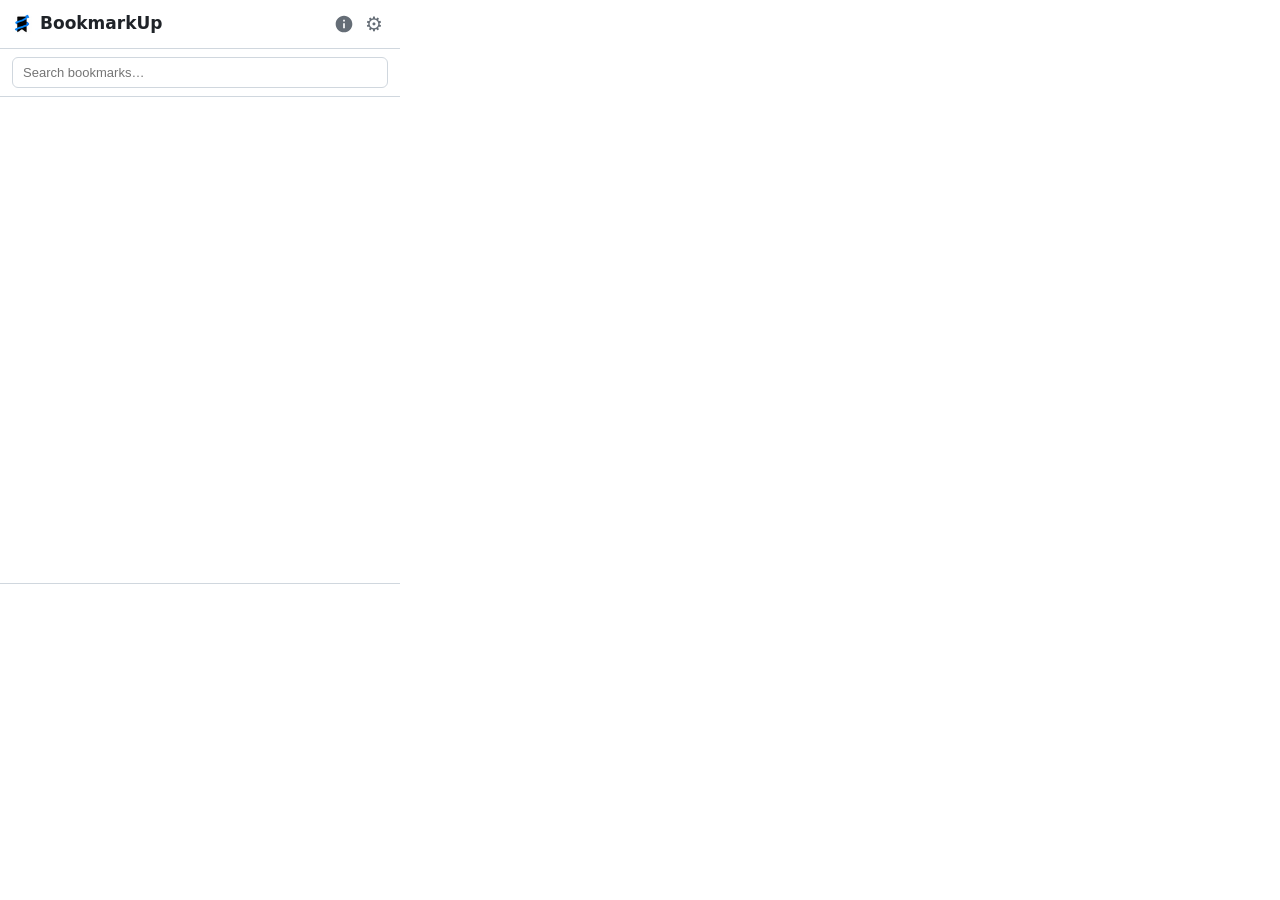
<file: src/popup/popup.html>
<!DOCTYPE html>
<html lang="en">
  <head>
    <meta charset="utf-8" />
    <meta name="viewport" content="width=device-width, initial-scale=1" />
    <title>BookmarkUp</title>
    <link rel="stylesheet" href="styles/base.css" />
    <link rel="stylesheet" href="styles/main.css" />
    <link rel="stylesheet" href="styles/settings.css" />
    <link rel="stylesheet" href="styles/about.css" />
  </head>
  <body>
    <header class="header">
      <div class="brand">
        <img src="../../icons/icon-32.png" width="20" height="20" alt="" />
        <h1>BookmarkUp</h1>
      </div>
      <div class="header-actions">
        <button
          type="button"
          id="about-open"
          class="icon-btn"
          aria-label="About extension"
          title="About extension"
          data-i18n-attr="aria-label:aboutTitle,title:aboutTitle"
        >
          <svg viewBox="0 0 24 24" fill="currentColor" aria-hidden="true">
            <path d="M12 2C6.48 2 2 6.48 2 12s4.48 10 10 10 10-4.48 10-10S17.52 2 12 2zm1 15h-2v-6h2v6zm0-8h-2V7h2v2z" />
          </svg>
        </button>
        <button
          type="button"
          id="settings-open"
          class="icon-btn"
          aria-label="Settings"
          title="Settings"
          data-i18n-attr="aria-label:settings,title:settings"
        >
          <span aria-hidden="true">⚙</span>
        </button>
      </div>
    </header>

    <!-- Main view: search + bookmark tree -->
    <section id="view-main" class="view">
      <div class="search">
        <input
          type="search"
          id="search-input"
          placeholder="Search bookmarks…"
          autocomplete="off"
          spellcheck="false"
          aria-label="Search bookmarks"
          data-i18n-attr="placeholder:searchPlaceholder,aria-label:searchLabel"
        />
      </div>

      <main
        id="tree"
        class="tree"
        tabindex="-1"
        aria-label="Bookmarks"
        data-i18n-attr="aria-label:bookmarks"
      ></main>

      <output id="status" class="status" aria-live="polite"></output>
    </section>

    <!-- Settings view -->
    <section
      id="view-settings"
      class="view settings"
      hidden
      aria-label="Settings"
      data-i18n-attr="aria-label:settings"
    >
      <div class="settings-head">
        <button
          type="button"
          id="settings-back"
          class="icon-btn"
          aria-label="Back to bookmarks"
          title="Back"
          data-i18n-attr="aria-label:backLabel,title:backTitle"
        >
          <span aria-hidden="true">←</span>
        </button>
        <h2 data-i18n="settings">Settings</h2>
      </div>

      <div class="settings-body">
        <section class="group">
          <button
            type="button"
            class="group-header"
            aria-expanded="true"
            aria-controls="group-general"
          >
            <span class="twisty" aria-hidden="true">▾</span>
            <span class="group-title" data-i18n="groupGeneral">General</span>
          </button>
          <div class="group-content" id="group-general">
            <div class="setting">
              <label for="theme-select" data-i18n="themeLabel">Theme</label>
              <select id="theme-select" class="select">
                <option value="system" data-i18n="themeSystem">System</option>
                <option value="light" data-i18n="themeLight">Light</option>
                <option value="dark" data-i18n="themeDark">Dark</option>
              </select>
            </div>
            <div class="setting">
              <label for="language-select" data-i18n="languageLabel">Language</label>
              <select id="language-select" class="select">
                <option value="system" data-i18n="languageSystem">System</option>
                <option value="en" data-i18n="languageEnglish">English</option>
                <option value="sl" data-i18n="languageSlovenian">Slovenščina</option>
                <option value="de" data-i18n="languageGerman">Deutsch</option>
                <option value="fr" data-i18n="languageFrench">Français</option>
                <option value="es" data-i18n="languageSpanish">Español</option>
                <option value="hr" data-i18n="languageCroatian">Hrvatski</option>
                <option value="bs" data-i18n="languageBosnian">Bosanski</option>
                <option value="sr" data-i18n="languageSerbian">Српски</option>
                <option value="ru" data-i18n="languageRussian">Русский</option>
                <option value="hi" data-i18n="languageHindi">हिन्दी</option>
                <option value="ar" data-i18n="languageArabic">العربية</option>
                <option value="zh" data-i18n="languageChinese">简体中文</option>
              </select>
            </div>
          </div>
        </section>

        <section class="group">
          <button
            type="button"
            class="group-header"
            aria-expanded="false"
            aria-controls="group-behavior"
          >
            <span class="twisty" aria-hidden="true">▾</span>
            <span class="group-title" data-i18n="groupBehavior">Behavior</span>
          </button>
          <div class="group-content" id="group-behavior" hidden>
            <div class="setting">
              <label for="background-toggle">
                <span data-i18n="backgroundLabel">Open in background</span>
                <span class="hint" data-i18n="backgroundHint">Bookmarks open without closing the extension popup</span>
              </label>
              <span class="switch">
                <input type="checkbox" id="background-toggle" />
                <span class="switch-track" aria-hidden="true"></span>
              </span>
            </div>

            <div class="setting no-divider">
              <div class="setting-label">
                <span data-i18n="markingLabel">Bookmark bar functionality</span> <span id="marking-state"></span>
                <span class="hint" id="marking-hint"></span>
              </div>
              <button type="button" id="marking-toggle" class="btn"></button>
            </div>

            <div class="disclosure-wrap nested">
              <button
                type="button"
                id="perbookmark-toggle"
                class="disclosure"
                aria-expanded="false"
                aria-controls="perbookmark-panel"
              >
                <span class="twisty" aria-hidden="true">▾</span>
                <span class="disclosure-text">
                  <span class="disclosure-label" data-i18n="perBookmarkLabel">Per bookmark</span>
                  <span class="hint" data-i18n="perBookmarkHint">Override the switch above for individual bookmarks</span>
                </span>
              </button>
              <div id="perbookmark-panel" class="perbookmark-panel" hidden></div>
            </div>

            <div class="disclosure-wrap disclosure-wrap--engine">
              <button
                type="button"
                id="searchengine-toggle"
                class="disclosure disclosure--flush"
                aria-expanded="false"
                aria-controls="searchengine-panel"
              >
                <span class="disclosure-text">
                  <span class="disclosure-label" data-i18n="searchEngineLabel">Search engine behavior</span>
                  <span class="disclosure-hintrow">
                    <span class="twisty" aria-hidden="true">▾</span>
                    <span class="hint" data-i18n="searchEngineHint">On a search engine, on = new tab, off = same tab</span>
                  </span>
                </span>
              </button>
              <div id="searchengine-panel" class="searchengine-panel" hidden></div>
            </div>

            <div class="setting">
              <label for="samesite-toggle">
                <span data-i18n="sameSiteLabel">Same-site in current tab</span>
                <span class="hint" data-i18n="sameSiteHint">When a bookmark points to the site you're already on, open it in same tab</span>
              </label>
              <span class="switch">
                <input type="checkbox" id="samesite-toggle" />
                <span class="switch-track" aria-hidden="true"></span>
              </span>
            </div>
          </div>
        </section>
      </div>

      <footer class="settings-footer">
        <p id="delete-confirm" class="delete-confirm" hidden data-i18n="deleteConfirm">
          Are you sure? This restores your bookmarks and removes BookmarkUp -
          it can't be undone.
        </p>
        <div class="delete-row">
          <button
            type="button"
            id="delete-cancel"
            class="icon-btn"
            hidden
            aria-label="Keep the extension"
            title="Keep the extension"
            data-i18n-attr="aria-label:keepLabel,title:keepLabel"
          >
            <span aria-hidden="true">←</span>
          </button>
          <button type="button" id="delete-data" class="btn btn-delete" data-i18n="deleteButton">
            Delete extension
          </button>
        </div>
        <output id="settings-status" class="status" aria-live="polite"></output>
      </footer>
    </section>

    <!-- About view -->
    <section
      id="view-about"
      class="view about"
      hidden
      aria-label="About"
      data-i18n-attr="aria-label:about"
    >
      <div class="settings-head">
        <button
          type="button"
          id="about-back"
          class="icon-btn"
          aria-label="Back to bookmarks"
          title="Back"
          data-i18n-attr="aria-label:backLabel,title:backTitle"
        >
          <span aria-hidden="true">←</span>
        </button>
        <h2 data-i18n="about">About</h2>
      </div>

      <div class="about-body">
        <div class="about-identity">
          <img
            src="../../icons/icon-128.png"
            width="64"
            height="64"
            alt=""
            class="about-logo"
          />
          <h3 class="about-name">BookmarkUp</h3>
          <p id="about-version" class="about-version"></p>
          <p class="about-tagline" data-i18n="aboutTagline">
            Open any bookmark in a new tab with a single left click.
          </p>
        </div>

        <nav class="about-links">
          <a
            class="about-link"
            href="https://neratmatevz.github.io/BookmarkUp/"
            target="_blank"
            rel="noopener"
            aria-label="Website"
            title="Website"
            data-i18n-attr="aria-label:aboutWebsite,title:aboutWebsite"
          >
            <span class="about-icon" aria-hidden="true">🌐</span>
          </a>
          <a
            class="about-link"
            href="https://github.com/neratmatevz/BookmarkUp"
            target="_blank"
            rel="noopener"
            aria-label="Source code"
            title="Source code"
            data-i18n-attr="aria-label:aboutSource,title:aboutSource"
          >
            <svg
              class="about-icon"
              viewBox="0 0 16 16"
              width="20"
              height="20"
              fill="currentColor"
              aria-hidden="true"
            >
              <path d="M8 0C3.58 0 0 3.58 0 8c0 3.54 2.29 6.53 5.47 7.59.4.07.55-.17.55-.38 0-.19-.01-.82-.01-1.49-2.01.37-2.53-.49-2.69-.94-.09-.23-.48-.94-.82-1.13-.28-.15-.68-.52-.01-.53.63-.01 1.08.58 1.23.82.72 1.21 1.87.87 2.33.66.07-.52.28-.87.51-1.07-1.78-.2-3.64-.89-3.64-3.95 0-.87.31-1.59.82-2.15-.08-.2-.36-1.02.08-2.12 0 0 .67-.21 2.2.82.64-.18 1.32-.27 2-.27.68 0 1.36.09 2 .27 1.53-1.04 2.2-.82 2.2-.82.44 1.1.16 1.92.08 2.12.51.56.82 1.27.82 2.15 0 3.07-1.87 3.75-3.65 3.95.29.25.54.73.54 1.48 0 1.07-.01 1.93-.01 2.2 0 .21.15.46.55.38A8.013 8.013 0 0016 8c0-4.42-3.58-8-8-8z" />
            </svg>
          </a>
          <a
            class="about-link"
            href="https://ko-fi.com/L4O426TJKI"
            target="_blank"
            rel="noopener"
            aria-label="Support (Ko-fi)"
            title="Support (Ko-fi)"
            data-i18n-attr="aria-label:aboutSupport,title:aboutSupport"
          >
            <span class="about-icon" aria-hidden="true">☕</span>
          </a>
        </nav>

        <p class="about-license" data-i18n="aboutLicense">
          Released under the MIT License.
        </p>
      </div>
    </section>

    <script src="popup.js" type="module"></script>
  </body>
</html>
</file>
<file: docs/styles.css>
/*
 * BookmarkUp site. Theme tokens mirror the extension: light on bare :root, dark
 * applied for a forced choice, for system dark, and undone for forced light.
 */
:root {
  --bg: #ffffff;
  --fg: #1f2328;
  --fg-muted: #57606a;
  --surface: #f6f8fa;
  --surface-2: #ffffff;
  --border: #d0d7de;
  --brand: #0068f6;
  --brand-fg: #ffffff;
  --shadow: rgba(27, 31, 36, 0.1);
  --radius: 12px;
  color-scheme: light dark;
}
:root[data-theme="dark"] {
  --bg: #0d1117;
  --fg: #e6edf3;
  --fg-muted: #9198a1;
  --surface: #161b22;
  --surface-2: #1b222b;
  --border: #30363d;
  --brand: #2f86ff;
  --shadow: rgba(0, 0, 0, 0.5);
  color-scheme: dark;
}
@media (prefers-color-scheme: dark) {
  :root:not([data-theme="light"]) {
    --bg: #0d1117;
    --fg: #e6edf3;
    --fg-muted: #9198a1;
    --surface: #161b22;
    --surface-2: #1b222b;
    --border: #30363d;
    --brand: #2f86ff;
    --shadow: rgba(0, 0, 0, 0.5);
  }
}
:root[data-theme="light"] {
  color-scheme: light;
}

* {
  box-sizing: border-box;
}
html {
  scroll-behavior: smooth;
}
body {
  margin: 0;
  font: 16px/1.6 system-ui, -apple-system, "Segoe UI", Roboto, sans-serif;
  color: var(--fg);
  background: var(--bg);
}
a {
  color: var(--brand);
  text-decoration: none;
}
a:hover {
  text-decoration: underline;
}
img {
  max-width: 100%;
}
.container {
  width: 100%;
  max-width: 960px;
  margin: 0 auto;
  padding: 0 20px;
}
section {
  padding: 64px 0;
  border-top: 1px solid var(--border);
}
h1,
h2,
h3 {
  line-height: 1.25;
}
h2 {
  font-size: 28px;
  margin: 0 0 24px;
}

/* Header */
.site-header {
  position: sticky;
  top: 0;
  z-index: 10;
  background: color-mix(in srgb, var(--bg) 88%, transparent);
  backdrop-filter: blur(8px);
  border-bottom: 1px solid var(--border);
}
.site-header .container {
  display: flex;
  align-items: center;
  gap: 16px;
  height: 60px;
}
.brand {
  display: flex;
  align-items: center;
  gap: 10px;
  font-weight: 700;
  color: var(--fg);
}
.brand img {
  width: 28px;
  height: 28px;
}
.nav {
  margin-left: auto;
  display: flex;
  align-items: center;
  gap: 18px;
}
.nav a {
  color: var(--fg-muted);
  font-size: 15px;
}
.nav a:hover {
  color: var(--fg);
  text-decoration: none;
}
.controls {
  display: flex;
  align-items: center;
  gap: 8px;
}
.icon-btn {
  width: 34px;
  height: 34px;
  display: inline-flex;
  align-items: center;
  justify-content: center;
  font-size: 16px;
  background: var(--surface);
  color: var(--fg);
  border: 1px solid var(--border);
  border-radius: 8px;
  cursor: pointer;
}
select {
  font: inherit;
  font-size: 14px;
  padding: 6px 8px;
  color: var(--fg);
  background: var(--surface);
  border: 1px solid var(--border);
  border-radius: 8px;
  cursor: pointer;
}
/* Language select: globe sits over the control's left padding, so it shows in
   front of the current language but never on the dropdown option rows. */
.lang-ctrl {
  position: relative;
  display: inline-flex;
  align-items: center;
}
.lang-icon {
  position: absolute;
  inset-inline-start: 9px;
  font-size: 14px;
  line-height: 1;
  pointer-events: none;
}
#lang-select {
  padding-inline-start: 29px;
}
@media (max-width: 640px) {
  .nav a {
    display: none;
  }
}

/* Hero */
.hero {
  text-align: center;
  border-top: 0;
  padding: 80px 0 64px;
  background: radial-gradient(
    120% 120% at 50% -20%,
    color-mix(in srgb, var(--brand) 14%, transparent),
    transparent 60%
  );
}
.hero img.logo {
  width: 88px;
  height: 88px;
}
.hero h1 {
  font-size: 40px;
  margin: 16px auto 12px;
  max-width: 16ch;
}
.hero p.sub {
  color: var(--fg-muted);
  font-size: 18px;
  max-width: 60ch;
  margin: 0 auto 28px;
}
.cta {
  display: flex;
  gap: 12px;
  justify-content: center;
  flex-wrap: wrap;
}
.btn {
  display: inline-flex;
  align-items: center;
  padding: 11px 22px;
  border-radius: 10px;
  font-weight: 600;
  border: 1px solid var(--border);
  cursor: pointer;
}
.btn:hover {
  text-decoration: none;
}
.btn-primary {
  background: var(--brand);
  color: var(--brand-fg);
  border-color: var(--brand);
}
.btn-secondary {
  background: var(--surface);
  color: var(--fg);
}
.hero .note {
  margin-top: 18px;
  font-size: 14px;
  color: var(--fg-muted);
}

/* Feature grid */
.grid {
  display: grid;
  grid-template-columns: repeat(auto-fit, minmax(240px, 1fr));
  gap: 16px;
}
.card {
  background: var(--surface);
  border: 1px solid var(--border);
  border-radius: var(--radius);
  padding: 20px;
  transition: transform 0.16s ease, box-shadow 0.16s ease, border-color 0.16s ease;
}
.card:hover {
  transform: translateY(-3px);
  border-color: color-mix(in srgb, var(--brand) 45%, var(--border));
  box-shadow: 0 10px 26px -6px color-mix(in srgb, var(--brand) 35%, transparent);
}
.card h3 {
  margin: 0 0 8px;
  font-size: 17px;
}
.card p {
  margin: 0;
  color: var(--fg-muted);
  font-size: 15px;
}

/* How it works */
.steps {
  display: grid;
  grid-template-columns: repeat(auto-fit, minmax(220px, 1fr));
  gap: 16px;
}
.steps .card h3 {
  color: var(--brand);
}
.how-intro {
  color: var(--fg-muted);
  max-width: 70ch;
  margin: -8px 0 24px;
}

/* Screenshots carousel: one promo image at a time, with prev/next arrows. */
.carousel {
  position: relative;
}
.car-viewport {
  overflow: hidden;
  border: 1px solid var(--border);
  border-radius: var(--radius);
  background: var(--surface);
}
.car-track {
  display: flex;
  transition: transform 0.4s ease;
}
@media (prefers-reduced-motion: reduce) {
  .car-track {
    transition: none;
  }
}
.car-slide {
  flex: 0 0 100%;
  width: 100%;
  aspect-ratio: 16 / 10;
  object-fit: cover;
  display: block;
}
.car-arrow {
  /* Full-height column over the left/right 10% of the image: a big, easy hit
   * target. The middle 80% stays clickable to open the lightbox. */
  position: absolute;
  top: 0;
  bottom: 0;
  z-index: 2;
  width: 10%;
  display: flex;
  align-items: center;
  justify-content: center;
  font-size: 50px;
  line-height: 1;
  /* Fixed dark: the promo images are always light, so this reads in both themes. */
  color: #1f2328;
  background: transparent;
  border: 0;
  text-shadow: 0 1px 4px rgba(255, 255, 255, 0.55);
  cursor: pointer;
  opacity: 0;
  transition: opacity 0.2s ease, color 0.15s ease, background 0.15s ease;
}
/* Arrows reveal on hover; keep them shown when focused for keyboard users. */
.carousel:hover .car-arrow,
.car-arrow:focus-visible {
  opacity: 1;
}
@media (hover: none) {
  /* Touch devices have no hover, so keep the arrows visible there. */
  .car-arrow {
    opacity: 1;
  }
}
.car-prev {
  left: 0;
}
.car-next {
  right: 0;
}
.car-arrow:hover {
  color: var(--brand);
}
/* A soft dark fade from the edge shows the clickable zone on hover. */
.car-prev:hover {
  background: linear-gradient(to right, rgba(0, 0, 0, 0.22), transparent);
}
.car-next:hover {
  background: linear-gradient(to left, rgba(0, 0, 0, 0.22), transparent);
}
.car-arrow:focus-visible {
  outline: 2px solid var(--brand);
  outline-offset: 2px;
}
.car-slide {
  cursor: zoom-in;
}

/* Lightbox: full-screen viewer opened by clicking a slide. */
.lightbox {
  position: fixed;
  inset: 0;
  z-index: 100;
  display: flex;
  align-items: center;
  justify-content: center;
  padding: 24px;
  background: rgba(0, 0, 0, 0.82);
  backdrop-filter: blur(2px);
}
.lightbox[hidden] {
  display: none;
}
.lb-img {
  max-width: min(1280px, 96vw);
  max-height: 90vh;
  width: auto;
  height: auto;
  border-radius: 10px;
  box-shadow: 0 20px 60px rgba(0, 0, 0, 0.5);
}
.lb-arrow,
.lb-close {
  position: absolute;
  display: inline-flex;
  align-items: center;
  justify-content: center;
  color: #fff;
  /* Dark backing so the white icon stays visible over the light images too. */
  background: rgba(0, 0, 0, 0.5);
  border: 1px solid rgba(255, 255, 255, 0.35);
  border-radius: 50%;
  line-height: 1;
  cursor: pointer;
}
.lb-arrow svg {
  width: 28px;
  height: 28px;
}
.lb-close svg {
  width: 24px;
  height: 24px;
}
.lb-arrow {
  top: 50%;
  transform: translateY(-50%);
  width: 56px;
  height: 56px;
}
.lb-prev {
  left: 16px;
}
.lb-next {
  right: 16px;
}
.lb-close {
  top: 16px;
  right: 16px;
  width: 46px;
  height: 46px;
}
.lb-dots {
  position: absolute;
  left: 50%;
  bottom: 18px;
  transform: translateX(-50%);
  display: flex;
  gap: 10px;
  padding: 9px 14px;
  background: rgba(0, 0, 0, 0.5);
  border-radius: 999px;
}
.lb-dot {
  width: 11px;
  height: 11px;
  padding: 0;
  border: 1.5px solid rgba(255, 255, 255, 0.85);
  border-radius: 50%;
  background: transparent;
  cursor: pointer;
}
.lb-dot[aria-selected="true"] {
  background: #ffffff;
}
.lb-dot:focus-visible {
  outline: 2px solid #fff;
  outline-offset: 2px;
}
.lb-arrow:hover,
.lb-close:hover {
  background: rgba(0, 0, 0, 0.7);
}
.lb-arrow:focus-visible,
.lb-close:focus-visible {
  outline: 2px solid #fff;
  outline-offset: 2px;
}
@media (max-width: 640px) {
  .lb-arrow {
    width: 44px;
    height: 44px;
    font-size: 28px;
  }
}
.car-dots {
  position: absolute;
  left: 0;
  right: 0;
  bottom: 14px;
  display: flex;
  justify-content: center;
  gap: 8px;
}
.car-dot {
  width: 10px;
  height: 10px;
  padding: 0;
  border: 1.5px solid var(--brand);
  border-radius: 50%;
  background: transparent;
  cursor: pointer;
}
.car-dot[aria-selected="true"] {
  background: var(--brand);
}
.car-dot:focus-visible {
  outline: 2px solid var(--brand);
  outline-offset: 2px;
}
@media (max-width: 640px) {
  .car-arrow {
    font-size: 36px;
  }
}

/* Lists (privacy, install) */
.checklist,
.steps-list {
  max-width: 70ch;
  padding-left: 22px;
  color: var(--fg-muted);
}
.checklist li,
.steps-list li {
  margin: 10px 0;
}
.req {
  color: var(--fg-muted);
  font-size: 14px;
  margin-top: 16px;
}
#install .req {
  margin-top: 0;
}
.install-sub {
  font-size: 20px;
  margin: 30px 0 12px;
}
.install-cta {
  margin: 0;
}

/* FAQ */
.faq {
  max-width: 760px;
}
.faq-item {
  border: 1px solid var(--border);
  border-radius: 10px;
  margin-bottom: 10px;
  background: var(--surface);
  overflow: hidden;
}
.faq-q {
  width: 100%;
  text-align: left;
  padding: 16px 18px;
  font: inherit;
  font-weight: 600;
  color: var(--fg);
  background: transparent;
  border: 0;
  cursor: pointer;
  display: flex;
  justify-content: space-between;
  gap: 12px;
}
.faq-q::after {
  content: "+";
  color: var(--fg-muted);
}
.faq-q[aria-expanded="true"]::after {
  content: "\2212"; /* minus */
}
.faq-a {
  padding: 0 18px 16px;
  color: var(--fg-muted);
}
.faq-a[hidden] {
  display: none;
}

/* Footer */
.site-footer {
  border-top: 1px solid var(--border);
  padding: 40px 0;
  color: var(--fg-muted);
  font-size: 14px;
}
.site-footer .container {
  display: flex;
  flex-wrap: wrap;
  gap: 16px 32px;
  align-items: center;
  justify-content: space-between;
}
.site-footer nav {
  display: flex;
  flex-wrap: wrap;
  gap: 16px;
}
.site-footer a {
  color: var(--fg-muted);
}
.site-footer a:hover {
  color: var(--fg);
}

@media (prefers-reduced-motion: reduce) {
  html {
    scroll-behavior: auto;
  }
  .card {
    transition: none;
  }
}
</file>
<file: src/popup/styles/base.css>
/* Base: theme tokens, reset, and shell chrome (header, icon buttons, views). */

/*
 * Theme tokens. The light palette lives on bare :root. The dark palette is
 * applied in three places so the Theme setting can override the system default
 * in either direction:
 *   - :root[data-theme="dark"]         → user forced dark
 *   - system dark, unless forced light → :root:not([data-theme="light"])
 * The Theme setting sets/removes data-theme on <html> (see popup.js).
 */
:root {
  --bg: #ffffff;
  --fg: #1f2328;
  --fg-muted: #656d76;
  --border: #d0d7de;
  --row-hover: #f3f4f6;
  --row-active: #e8eaed;
  --accent: #0068f6; /* focus/emphasis outline - matches the brand blue */
  --accent-fg: #ffffff;
  --shadow: rgba(27, 31, 36, 0.12);
  --off: #cbd5e1;
  --brand-blue: #0068f6; /* icon blue: toggles + input borders */
  --danger: #cf222e;
  --danger-fg: #ffffff;
  --surface: #f6f8fa; /* settings card fill, lifted off the white bg */
  /* Divider between settings sections. White on dark; a visible gray on light,
   * where a white line wouldn't show against the white background. */
  --section-line: #aeb4bd;

  color-scheme: light dark;
}

/* Forced dark (Theme → Dark), applied regardless of the system preference. */
:root[data-theme="dark"] {
  --bg: #1b1f24;
  --fg: #e6edf3;
  --fg-muted: #9198a1;
  --border: #30363d;
  --row-hover: #262c34;
  --row-active: #2f3742;
  --accent: #2f86ff; /* focus/emphasis outline - matches the brand blue (dark) */
  --accent-fg: #ffffff;
  --shadow: rgba(0, 0, 0, 0.4);
  --off: #4a5261;
  --brand-blue: #2f86ff; /* icon blue (lightened for dark bg) */
  --danger: #f85149;
  --danger-fg: #ffffff;
  --surface: #22272e; /* settings card fill, lifted off the dark bg */
  --section-line: #ffffff;

  color-scheme: dark;
}

/* System dark — but not when the user forced light (Theme → Light). */
@media (prefers-color-scheme: dark) {
  :root:not([data-theme="light"]) {
    --bg: #1b1f24;
    --fg: #e6edf3;
    --fg-muted: #9198a1;
    --border: #30363d;
    --row-hover: #262c34;
    --row-active: #2f3742;
    --accent: #2f86ff; /* focus/emphasis outline - matches the brand blue (dark) */
    --accent-fg: #ffffff;
    --shadow: rgba(0, 0, 0, 0.4);
    --off: #4a5261;
    --brand-blue: #2f86ff; /* icon blue (lightened for dark bg) */
    --on: #2ea043;
    --danger: #f85149;
    --danger-fg: #ffffff;
    --surface: #22272e; /* settings card fill, lifted off the dark bg */
    --section-line: #ffffff;
  }
}

:root[data-theme="light"] {
  color-scheme: light;
}

* {
  box-sizing: border-box;
}

html,
body {
  margin: 0;
}

body {
  width: 400px;
  height: 600px;
  max-height: 600px;
  display: flex;
  flex-direction: column;
  font: 13px/1.4 system-ui, -apple-system, "Segoe UI", Roboto, sans-serif;
  color: var(--fg);
  background: var(--bg);
}

.header {
  display: flex;
  align-items: center;
  justify-content: space-between;
  gap: 8px;
  padding: 10px 12px;
  border-bottom: 1px solid var(--border);
}

.brand {
  display: flex;
  align-items: center;
  gap: 8px;
}

.brand h1 {
  margin: 0;
  font-size: 17px;
  font-weight: 700;
}

/* The About + Settings buttons sit together at the end of the header. */
.header-actions {
  display: flex;
  align-items: center;
  gap: 2px;
}

.icon-btn {
  display: inline-flex;
  align-items: center;
  justify-content: center;
  width: 28px;
  height: 28px;
  padding: 0;
  font-size: 16px;
  line-height: 1;
  color: var(--fg-muted);
  background: transparent;
  border: 0;
  border-radius: 6px;
  cursor: pointer;
}

.icon-btn:hover {
  background: var(--row-hover);
  color: var(--fg);
}

.icon-btn:focus-visible {
  outline: 2px solid var(--accent);
  outline-offset: -2px;
}

/* .icon-btn sets display:inline-flex, which would otherwise beat [hidden]. */
.icon-btn[hidden] {
  display: none;
}

/* The settings gear reads better a little larger than other icon buttons. */
#settings-open {
  font-size: 20px;
}

/* The About button is a crisp SVG info icon; size it to sit level with the gear. */
#about-open svg {
  display: block;
  width: 20px;
  height: 20px;
}

/* Views share the popup's flex column; only one is shown at a time. */
.view {
  display: flex;
  flex-direction: column;
  flex: 1 1 auto;
  min-height: 0;
}

/* .view sets display:flex, which would otherwise beat the [hidden] UA rule. */
.view[hidden] {
  display: none;
}
</file>
<file: src/popup/styles/main.css>
/* Main view: search box, bookmark tree, rows, status. */


.search {
  padding: 8px 12px;
  border-bottom: 1px solid var(--border);
}

#search-input {
  width: 100%;
  padding: 7px 10px;
  font-size: 13px;
  color: var(--fg);
  background: var(--bg);
  border: 1px solid var(--border);
  border-radius: 6px;
  outline: none;
}

#search-input:focus {
  border-color: var(--brand-blue);
  box-shadow: 0 0 0 2px var(--shadow);
}

.tree {
  flex: 1 1 auto;
  overflow-y: auto;
  padding: 6px 6px 10px;
  outline: none;
}

ul.node-list {
  list-style: none;
  margin: 0;
  padding: 0;
}

/* Nested lists indent one step per level. */
ul.node-list ul.node-list {
  margin-inline-start: 16px;
  border-inline-start: 1px solid var(--border);
}

.row {
  display: flex;
  align-items: center;
  gap: 8px;
  width: 100%;
  padding: 6px 8px;
  border: 0;
  border-radius: 6px;
  background: transparent;
  color: inherit;
  font: inherit;
  text-align: left;
  cursor: pointer;
}

.row:hover {
  background: var(--row-hover);
}

.row:focus-visible {
  outline: 2px solid var(--accent);
  outline-offset: -2px;
}

.row:active {
  background: var(--row-active);
}

.row .icon {
  flex: 0 0 auto;
  width: 16px;
  height: 16px;
}

.row .label {
  flex: 1 1 auto;
  white-space: nowrap;
  overflow: hidden;
  text-overflow: ellipsis;
}

.row .sub {
  flex: 0 0 auto;
  color: var(--fg-muted);
  font-size: 11px;
  max-width: 45%;
  white-space: nowrap;
  overflow: hidden;
  text-overflow: ellipsis;
}

.row.folder .label {
  font-weight: 600;
}

.row.folder .twisty {
  flex: 0 0 auto;
  width: 12px;
  color: var(--fg-muted);
  transition: transform 0.12s ease;
}

.row.folder[aria-expanded="false"] .twisty {
  transform: rotate(-90deg);
}

.status {
  display: block; /* <output> is inline by default; keep the old block layout */
  margin: 0;
  padding: 8px 12px;
  border-top: 1px solid var(--border);
  color: var(--fg-muted);
  font-size: 11px;
}

.empty {
  padding: 24px 12px;
  text-align: center;
  color: var(--fg-muted);
}
</file>
<file: src/popup/styles/settings.css>
/* Settings view: groups, disclosures, per-bookmark + engine grids, switch, buttons, delete. */

/* ------------------------------------------------------------------ *
 * Settings view
 * ------------------------------------------------------------------ */

.settings-head {
  display: flex;
  align-items: center;
  gap: 8px;
  padding: 8px 12px;
  border-bottom: 1px solid var(--border);
}

.settings-head h2 {
  margin: 0;
  font-size: 15px;
  font-weight: 600;
}

.settings-body {
  flex: 1 1 auto;
  overflow-y: auto;
  padding: 12px;
}

/* Each settings section is a rounded card floating on the popup background;
 * clicking the header toggles the card open. */
.group {
  background: var(--surface);
  border: 1px solid var(--border);
  border-radius: 10px;
  overflow: hidden;
}

.group + .group {
  margin-top: 10px;
}

.group-header {
  display: flex;
  align-items: center;
  gap: 8px;
  width: 100%;
  padding: 12px;
  border: 0;
  background: transparent;
  color: inherit;
  font: inherit;
  cursor: pointer;
}

.group-header:hover {
  background: color-mix(in srgb, var(--fg) 5%, transparent);
}

.group-header:focus-visible {
  outline: 2px solid var(--accent);
  outline-offset: -2px;
}

/* Title fills the row; the disclosure arrow sits at the far right. */
.group-title {
  order: 1;
  flex: 1 1 auto;
  font-size: 13px;
  font-weight: 600;
  color: var(--fg);
}

.group-header .twisty {
  order: 2;
  flex: 0 0 auto;
  width: 12px;
  color: var(--fg-muted);
  transition: transform 0.12s ease;
}

.group-header[aria-expanded="false"] .twisty {
  transform: rotate(-90deg);
}

/* When open, a divider sets the settings apart from the header. */
.group-content {
  padding: 2px 12px 6px;
  border-top: 1px solid var(--border);
}

.group-content[hidden] {
  display: none;
}

.setting {
  display: flex;
  align-items: center;
  justify-content: space-between;
  gap: 12px;
  padding: 14px 0;
  border-bottom: 1px solid color-mix(in srgb, var(--border) 55%, transparent);
}

.setting:last-child,
.setting.no-divider {
  border-bottom: 0;
}

.setting label,
.setting .setting-label {
  font-size: 12px;
  font-weight: 500;
}

.setting .hint {
  display: block;
  margin-top: 2px;
  font-size: 11px;
  font-weight: 400;
  color: var(--fg-muted);
}

/* Per-bookmark opt-out disclosure inside Behavior. */
.disclosure-wrap {
  padding: 2px 0;
  border-bottom: 1px solid color-mix(in srgb, var(--border) 55%, transparent);
}

/* No trailing divider when a disclosure is the last thing in the section. */
.disclosure-wrap:last-child {
  border-bottom: 0;
}


/* Nested under the Bookmark bar functionality switch: indent with a left rail
 * and a subtle divider below to close the grouped block. */
.disclosure-wrap.nested {
  margin-inline-start: 6px;
  padding-inline-start: 10px;
  border-inline-start: 2px solid color-mix(in srgb, var(--border) 70%, transparent);
  border-bottom: 1px solid color-mix(in srgb, var(--border) 55%, transparent);
}

/* When it's the last item, the section's own divider closes the block. */
.disclosure-wrap.nested:last-child {
  border-bottom: 0;
}

.disclosure {
  display: flex;
  align-items: flex-start;
  gap: 6px;
  width: 100%;
  padding: 14px 0;
  border: 0;
  background: transparent;
  color: inherit;
  font: inherit;
  text-align: left;
  cursor: pointer;
}

.disclosure:focus-visible {
  outline: 2px solid var(--accent);
  outline-offset: -2px;
  border-radius: 6px;
}

.disclosure .twisty {
  flex: 0 0 auto;
  width: 12px;
  margin-top: 1px;
  color: var(--fg-muted);
  transition: transform 0.12s ease;
}

.disclosure[aria-expanded="false"] .twisty {
  transform: rotate(-90deg);
}

.disclosure-text {
  display: flex;
  flex-direction: column;
}

.disclosure-label {
  font-size: 12px;
  font-weight: 500;
}

.disclosure .hint {
  margin-top: 2px;
  font-size: 11px;
  font-weight: 400;
  color: var(--fg-muted);
}

/* Flush variant: heading sits at the edge (aligned with the settings above)
 * and the arrow drops onto the hint line instead of indenting the heading. */
.disclosure--flush {
  align-items: center;
}

.disclosure-hintrow {
  display: flex;
  align-items: center;
  gap: 6px;
}

.disclosure-hintrow .twisty {
  flex: 0 0 auto;
  width: 12px;
  margin-top: 0;
  color: var(--fg-muted);
  transition: transform 0.12s ease;
}

.disclosure-hintrow .hint {
  margin-top: 0;
}

.perbookmark-panel {
  /* Inline-start padding aligns the grid with the "Per bookmark" label (past
   * the 12px twisty + 6px gap in the disclosure header). Logical so it mirrors
   * in RTL. */
  padding: 2px 0 8px;
  padding-inline-start: 18px;
}

/* Two bookmarks per row so the list stays compact. */
.perbookmark-grid {
  display: grid;
  grid-template-columns: repeat(2, minmax(0, 1fr));
  gap: 6px 12px;
  max-height: 220px;
  overflow-y: auto;
}

.pb-item {
  display: flex;
  align-items: center;
  gap: 6px;
  min-width: 0;
}

.pb-icon {
  flex: 0 0 auto;
  width: 16px;
  height: 16px;
}

.pb-title {
  flex: 1 1 auto;
  min-width: 0;
  font-size: 11px;
  white-space: nowrap;
  overflow: hidden;
  text-overflow: ellipsis;
}

.pb-item .switch {
  flex: 0 0 auto;
}

/* Slightly smaller switches for the 2-per-row grids (bookmarks, engines). */
.pb-item .switch-track,
.engine-row .switch-track {
  width: 30px;
  height: 16px;
}

.pb-item .switch-track::after,
.engine-row .switch-track::after {
  width: 12px;
  height: 12px;
}

.pb-item .switch input:checked + .switch-track::after,
.engine-row .switch input:checked + .switch-track::after {
  transform: translateX(14px);
}

.pb-empty {
  margin: 0;
  padding: 4px 0;
  font-size: 11px;
  color: var(--fg-muted);
}

/* Search-engine behavior: two engines per row. Only the content is inset from
 * both edges for breathing room; the heading stays flush with the section. */
.searchengine-panel {
  padding: 2px 10px 8px;
}

.engine-grid {
  display: grid;
  grid-template-columns: repeat(2, minmax(0, 1fr));
  gap: 6px 12px;
}

.engine-row {
  display: flex;
  align-items: center;
  gap: 6px;
  min-width: 0;
}

.engine-name {
  flex: 1 1 auto;
  min-width: 0;
  font-size: 11px;
  white-space: nowrap;
  overflow: hidden;
  text-overflow: ellipsis;
}

.engine-row .switch {
  flex: 0 0 auto;
}

.select {
  padding: 5px 8px;
  font: inherit;
  color: var(--fg);
  background: var(--bg);
  border: 1px solid var(--border);
  border-radius: 6px;
  cursor: pointer;
}

.select:focus {
  border-color: var(--brand-blue);
  outline: none;
  box-shadow: 0 0 0 2px var(--shadow);
}

/* Green-when-on / neutral-when-off switch. */
.switch {
  flex: 0 0 auto;
  position: relative;
  display: inline-block;
  cursor: pointer;
}

/* The checkbox overlays the whole switch so clicking the track toggles it,
 * without wrapping the control in an empty <label>. */
.switch input {
  position: absolute;
  inset: 0;
  width: 100%;
  height: 100%;
  margin: 0;
  opacity: 0;
  cursor: pointer;
}

.switch input:disabled {
  cursor: default;
}

.switch-track {
  display: block;
  width: 36px;
  height: 20px;
  border-radius: 999px;
  background: var(--off);
  transition: background 0.15s ease;
  pointer-events: none;
}

.switch-track::after {
  content: "";
  position: absolute;
  top: 2px;
  left: 2px;
  width: 16px;
  height: 16px;
  border-radius: 50%;
  background: #ffffff;
  box-shadow: 0 1px 2px var(--shadow);
  transition: transform 0.15s ease;
}

.switch input:checked + .switch-track {
  background: var(--brand-blue);
}

.switch input:checked + .switch-track::after {
  transform: translateX(16px);
}

.switch input:focus-visible + .switch-track {
  outline: 2px solid var(--accent);
  outline-offset: 2px;
}

/* Disabled (e.g. a per-bookmark switch while the master is off). */
.switch input:disabled + .switch-track {
  opacity: 0.45;
  cursor: default;
}

.btn {
  padding: 7px 12px;
  font: inherit;
  font-weight: 500;
  border: 1px solid var(--border);
  border-radius: 6px;
  background: var(--bg);
  color: var(--fg);
  cursor: pointer;
}

.btn:focus-visible {
  outline: 2px solid var(--accent);
  outline-offset: 1px;
}

/* Outline coloured buttons (used by the Bookmark bar functionality toggle):
 * transparent fill, coloured border + text. */
.btn-blue {
  border-color: var(--brand-blue);
  background: transparent;
  color: var(--brand-blue);
}

.btn-red {
  border-color: var(--danger);
  background: transparent;
  color: var(--danger);
}

.btn-blue:hover {
  background: color-mix(in srgb, var(--brand-blue) 12%, transparent);
}

.btn-red:hover {
  background: color-mix(in srgb, var(--danger) 12%, transparent);
}

/* Coloured ON/OFF words in the hint text. */
.state-on {
  font-weight: 700;
  color: var(--brand-blue);
}

.state-off {
  font-weight: 700;
  color: var(--danger);
}

/* Delete lives in a footer pinned to the bottom of the settings view. */
.settings-footer {
  flex: 0 0 auto;
  border-top: 1px solid var(--border);
}

.delete-row {
  display: flex;
  align-items: center;
  justify-content: flex-end;
  gap: 8px;
  padding: 10px 12px 0;
}

/* The cancel arrow reads as a button, so give it a border like one. */
.delete-row .icon-btn {
  border: 1px solid var(--border);
}

.delete-confirm {
  margin: 0;
  padding: 10px 12px 0;
  font-size: 12px;
  font-weight: 500;
  color: var(--danger);
}

.settings-footer .status {
  border-top: 0;
}

/* Default: transparent with a red border. Armed (confirming): solid red. */
.btn-delete {
  border-color: var(--danger);
  background: transparent;
  color: var(--danger);
  transition: background 0.12s ease, color 0.12s ease;
}

.btn-delete:hover {
  background: color-mix(in srgb, var(--danger) 12%, transparent);
}

.btn-delete.armed {
  border-color: var(--danger);
  background: var(--danger);
  color: var(--danger-fg);
}

.btn-delete.armed:hover {
  background: color-mix(in srgb, var(--danger) 88%, black);
}

@media (prefers-reduced-motion: reduce) {
  .row.folder .twisty,
  .group-header .twisty,
  .switch-track,
  .switch-track::after,
  .btn-delete {
    transition: none;
  }
}
</file>
<file: src/popup/styles/about.css>
/* About view: app identity, external links, license note. Reuses .settings-head
 * and .icon-btn from base/settings; this file styles only the About body. */

.about-body {
  flex: 1 1 auto;
  overflow-y: auto;
  display: flex;
  flex-direction: column;
  gap: 16px;
  padding: 20px 16px 16px;
}

/* Icon + name + version + tagline, centered. */
.about-identity {
  text-align: center;
}

.about-logo {
  display: block;
  margin: 0 auto 10px;
  border-radius: 14px;
}

.about-name {
  margin: 0;
  font-size: 18px;
  font-weight: 700;
}

.about-version {
  margin: 4px 0 0;
  font-size: 12px;
  color: var(--fg-muted);
}

.about-tagline {
  margin: 10px auto 0;
  max-width: 30ch;
  font-size: 12px;
  color: var(--fg-muted);
}

/* External links: a single centered row of icon-only buttons. */
.about-links {
  display: flex;
  justify-content: center;
  gap: 12px;
}

.about-link {
  display: inline-flex;
  align-items: center;
  justify-content: center;
  width: 44px;
  height: 44px;
  border: 1px solid var(--border);
  border-radius: 10px;
  background: var(--surface);
  color: var(--fg);
  text-decoration: none;
  cursor: pointer;
}

.about-link:hover {
  background: color-mix(in srgb, var(--fg) 5%, var(--surface));
  border-color: color-mix(in srgb, var(--brand-blue) 45%, var(--border));
}

.about-link:focus-visible {
  outline: 2px solid var(--accent);
  outline-offset: 1px;
}

.about-icon {
  font-size: 20px;
  line-height: 1;
}

/* The GitHub mark is an SVG that inherits the link colour. */
svg.about-icon {
  display: block;
  width: 20px;
  height: 20px;
}

/* Pinned to the bottom of the view. */
.about-license {
  margin: auto 0 0;
  text-align: center;
  font-size: 11px;
  color: var(--fg-muted);
}
</file>
